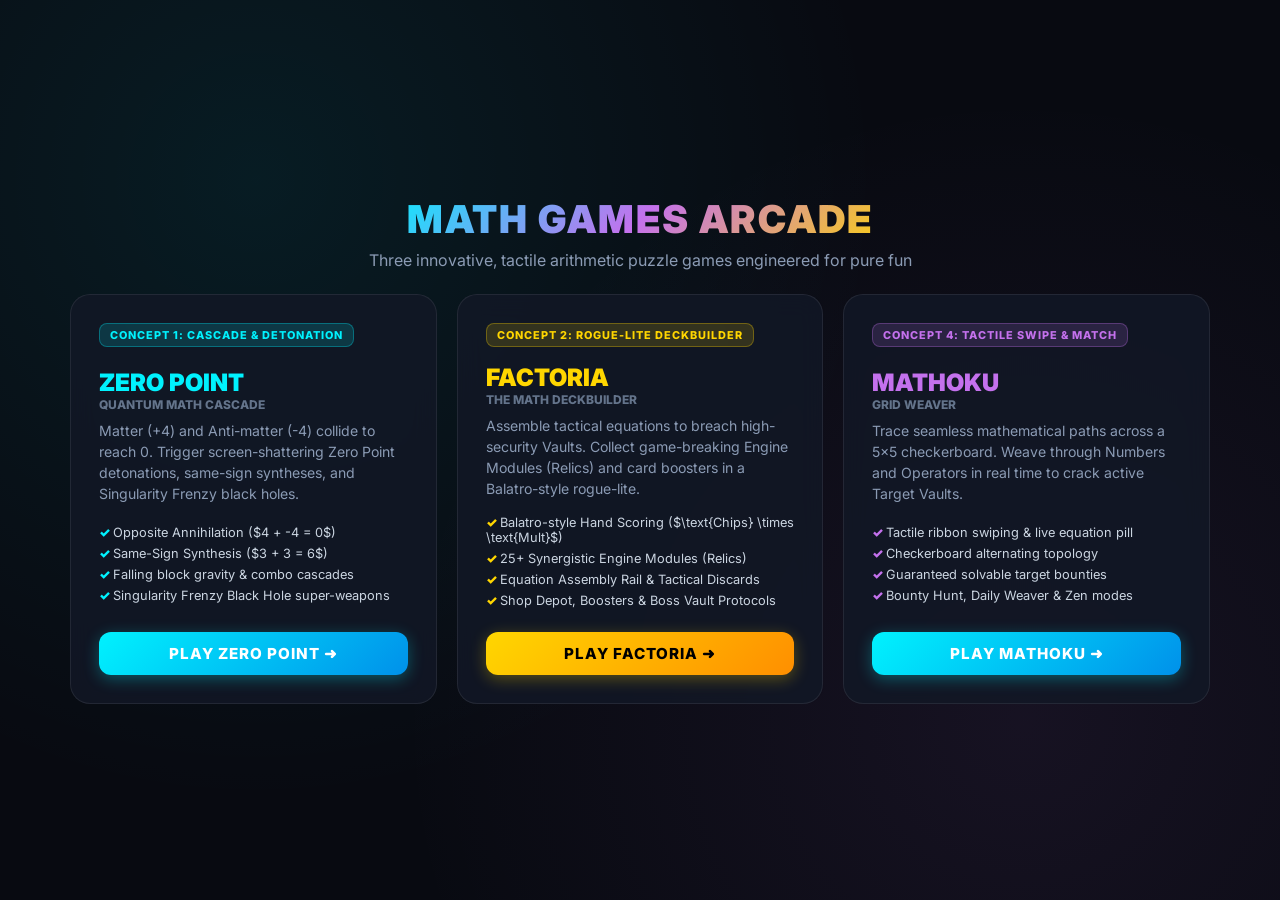
<file: index.html>
<!DOCTYPE html>
<html lang="en">
<head>
    <meta charset="UTF-8">
    <meta name="viewport" content="width=device-width, initial-scale=1.0">
    <title>Math Games Arcade — Zero Point & Mathoku</title>
    <link rel="preconnect" href="https://fonts.googleapis.com">
    <link rel="preconnect" href="https://fonts.gstatic.com" crossorigin>
    <link href="https://fonts.googleapis.com/css2?family=Inter:wght@400;600;700;800;900&display=swap" rel="stylesheet">
    <style>
        :root {
            --bg-dark: #080a11;
            --bg-card: rgba(18, 24, 38, 0.85);
            --border-subtle: rgba(255, 255, 255, 0.08);
            --cyan: #00f2fe;
            --purple: #c471ed;
            --gold: #ffd600;
            --coral: #ff4e50;
            --font: 'Inter', -apple-system, sans-serif;
        }

        * {
            box-sizing: border-box;
            margin: 0;
            padding: 0;
        }

        body {
            background-color: var(--bg-dark);
            color: #f0f4fc;
            font-family: var(--font);
            min-height: 100vh;
            display: flex;
            flex-direction: column;
            align-items: center;
            justify-content: center;
            padding: 24px;
            background-image: 
                radial-gradient(circle at 20% 20%, rgba(0, 242, 254, 0.08) 0%, transparent 50%),
                radial-gradient(circle at 80% 80%, rgba(196, 113, 237, 0.08) 0%, transparent 50%);
        }

        .hub-container {
            width: 100%;
            max-width: 820px;
            display: flex;
            flex-direction: column;
            align-items: center;
            gap: 24px;
        }

        header {
            text-align: center;
        }

        header h1 {
            font-size: 2.4rem;
            font-weight: 900;
            letter-spacing: 2px;
            background: linear-gradient(135deg, var(--cyan) 0%, var(--purple) 50%, var(--gold) 100%);
            -webkit-background-clip: text;
            -webkit-text-fill-color: transparent;
            text-transform: uppercase;
            margin-bottom: 8px;
        }

        header p {
            color: #8b9bb4;
            font-size: 1rem;
        }

        .games-grid {
            width: 100%;
            display: grid;
            grid-template-columns: repeat(auto-fit, minmax(340px, 1fr));
            gap: 20px;
        }

        .game-card {
            background: var(--bg-card);
            border: 1px solid var(--border-subtle);
            border-radius: 20px;
            padding: 28px;
            display: flex;
            flex-direction: column;
            justify-content: space-between;
            gap: 16px;
            backdrop-filter: blur(12px);
            transition: all 0.25s ease;
            text-decoration: none;
            color: inherit;
            position: relative;
            overflow: hidden;
        }

        .game-card:hover {
            border-color: var(--cyan);
            box-shadow: 0 16px 40px rgba(0, 0, 0, 0.6), 0 0 30px rgba(0, 242, 254, 0.2);
            transform: translateY(-4px);
        }

        .game-card.mathoku:hover {
            border-color: var(--purple);
            box-shadow: 0 16px 40px rgba(0, 0, 0, 0.6), 0 0 30px rgba(196, 113, 237, 0.25);
        }

        .badge {
            align-self: flex-start;
            font-size: 0.68rem;
            font-weight: 800;
            padding: 4px 10px;
            border-radius: 8px;
            text-transform: uppercase;
            letter-spacing: 1px;
        }

        .badge.cascade {
            background: rgba(0, 242, 254, 0.15);
            color: var(--cyan);
            border: 1px solid rgba(0, 242, 254, 0.3);
        }

        .badge.weaver {
            background: rgba(196, 113, 237, 0.15);
            color: var(--purple);
            border: 1px solid rgba(196, 113, 237, 0.3);
        }

        .game-title {
            font-size: 1.5rem;
            font-weight: 900;
        }

        .game-desc {
            color: #8b9bb4;
            font-size: 0.88rem;
            line-height: 1.5;
        }

        .features-list {
            list-style: none;
            display: flex;
            flex-direction: column;
            gap: 6px;
            font-size: 0.8rem;
            color: #cbd5e1;
        }

        .features-list li::before {
            content: "✓ ";
            color: var(--cyan);
            font-weight: 900;
        }

        .mathoku .features-list li::before {
            color: var(--purple);
        }

        .btn-launch {
            display: flex;
            align-items: center;
            justify-content: center;
            gap: 8px;
            background: linear-gradient(135deg, var(--cyan) 0%, #0091ea 100%);
            color: #fff;
            padding: 12px;
            border-radius: 12px;
            font-weight: 800;
            font-size: 0.95rem;
            text-transform: uppercase;
            letter-spacing: 1px;
            box-shadow: 0 4px 16px rgba(0, 242, 254, 0.3);
            margin-top: 8px;
        }

        .game-card.factoria:hover {
            border-color: var(--gold);
            box-shadow: 0 16px 40px rgba(0, 0, 0, 0.6), 0 0 30px rgba(255, 215, 0, 0.25);
        }

        .badge.deckbuilder {
            background: rgba(255, 215, 0, 0.15);
            color: var(--gold);
            border: 1px solid rgba(255, 215, 0, 0.3);
        }

        .factoria .features-list li::before {
            color: var(--gold);
        }

        .factoria .btn-launch {
            background: linear-gradient(135deg, var(--gold) 0%, #ff8f00 100%);
            color: #000;
            box-shadow: 0 4px 16px rgba(255, 215, 0, 0.3);
        }
    </style>
</head>
<body>
    <div class="hub-container" style="max-width: 1140px;">
        <header>
            <h1>Math Games Arcade</h1>
            <p>Three innovative, tactile arithmetic puzzle games engineered for pure fun</p>
        </header>

        <div class="games-grid">
            <!-- Game 1: Zero Point -->
            <a href="zero-point/index.html" class="game-card">
                <span class="badge cascade">Concept 1: Cascade & Detonation</span>
                <div>
                    <h2 class="game-title" style="color: var(--cyan);">ZERO POINT</h2>
                    <p style="font-size: 0.75rem; color: #64748b; text-transform: uppercase; font-weight: 800; margin-bottom: 8px;">Quantum Math Cascade</p>
                    <p class="game-desc">Matter (+4) and Anti-matter (-4) collide to reach 0. Trigger screen-shattering Zero Point detonations, same-sign syntheses, and Singularity Frenzy black holes.</p>
                </div>
                <ul class="features-list">
                    <li>Opposite Annihilation ($4 + -4 = 0$)</li>
                    <li>Same-Sign Synthesis ($3 + 3 = 6$)</li>
                    <li>Falling block gravity & combo cascades</li>
                    <li>Singularity Frenzy Black Hole super-weapons</li>
                </ul>
                <div class="btn-launch">
                    Play Zero Point ➜
                </div>
            </a>

            <!-- Game 2: Factoria -->
            <a href="factoria/index.html" class="game-card factoria">
                <span class="badge deckbuilder">Concept 2: Rogue-lite Deckbuilder</span>
                <div>
                    <h2 class="game-title" style="color: var(--gold);">FACTORIA</h2>
                    <p style="font-size: 0.75rem; color: #64748b; text-transform: uppercase; font-weight: 800; margin-bottom: 8px;">The Math Deckbuilder</p>
                    <p class="game-desc">Assemble tactical equations to breach high-security Vaults. Collect game-breaking Engine Modules (Relics) and card boosters in a Balatro-style rogue-lite.</p>
                </div>
                <ul class="features-list">
                    <li>Balatro-style Hand Scoring ($\text{Chips} \times \text{Mult}$)</li>
                    <li>25+ Synergistic Engine Modules (Relics)</li>
                    <li>Equation Assembly Rail & Tactical Discards</li>
                    <li>Shop Depot, Boosters & Boss Vault Protocols</li>
                </ul>
                <div class="btn-launch">
                    Play Factoria ➜
                </div>
            </a>

            <!-- Game 3: Mathoku -->
            <a href="Mathoku/index.html" class="game-card mathoku">
                <span class="badge weaver">Concept 4: Tactile Swipe & Match</span>
                <div>
                    <h2 class="game-title" style="color: var(--purple);">MATHOKU</h2>
                    <p style="font-size: 0.75rem; color: #64748b; text-transform: uppercase; font-weight: 800; margin-bottom: 8px;">Grid Weaver</p>
                    <p class="game-desc">Trace seamless mathematical paths across a 5x5 checkerboard. Weave through Numbers and Operators in real time to crack active Target Vaults.</p>
                </div>
                <ul class="features-list">
                    <li>Tactile ribbon swiping & live equation pill</li>
                    <li>Checkerboard alternating topology</li>
                    <li>Guaranteed solvable target bounties</li>
                    <li>Bounty Hunt, Daily Weaver & Zen modes</li>
                </ul>
                <div class="btn-launch">
                    Play Mathoku ➜
                </div>
            </a>
        </div>
    </div>
</body>
</html>
</file>
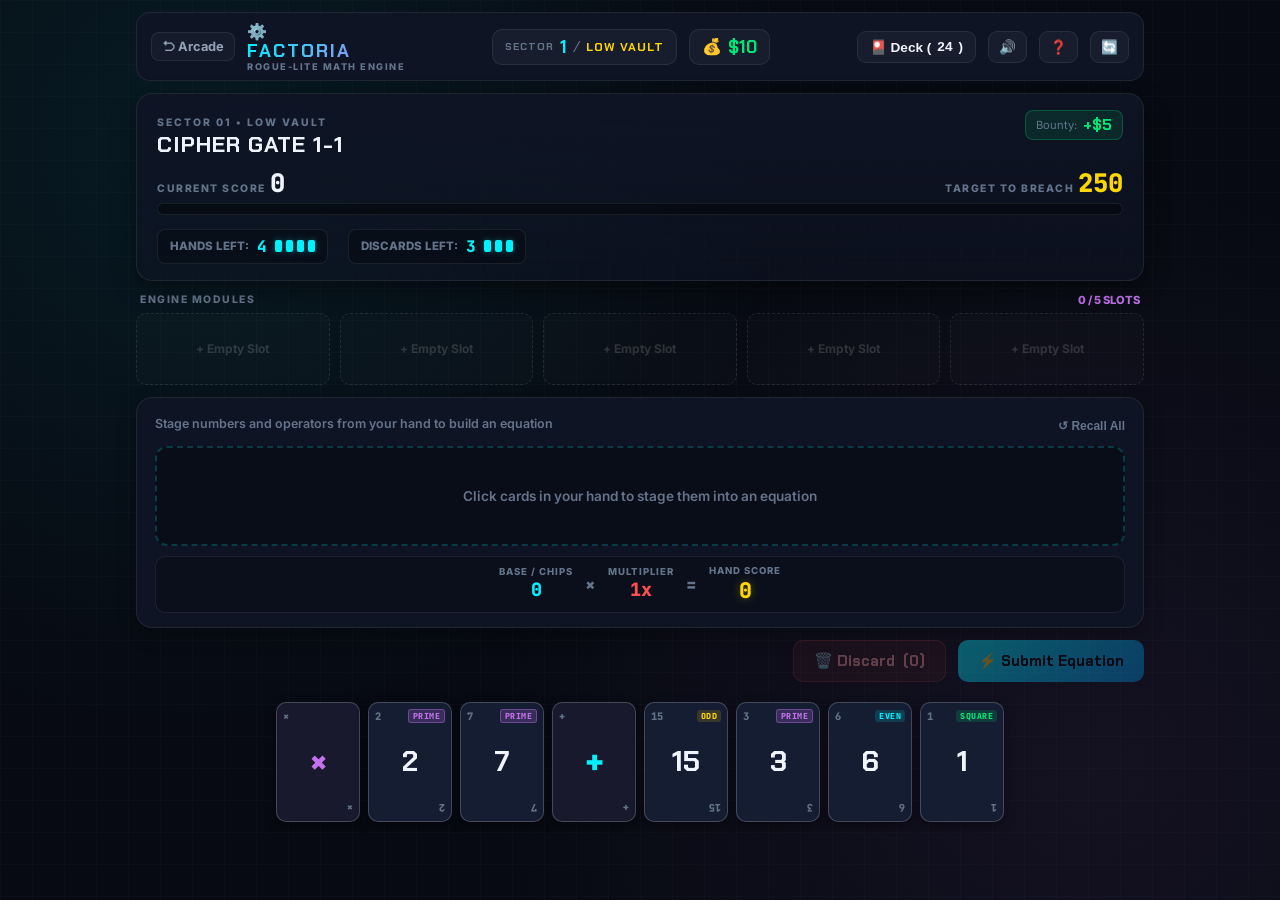
<file: factoria/index.html>
<!DOCTYPE html>
<html lang="en">
<head>
    <meta charset="UTF-8">
    <meta name="viewport" content="width=device-width, initial-scale=1.0">
    <title>FACTORIA — The Math Deckbuilder</title>
    <link rel="preconnect" href="https://fonts.googleapis.com">
    <link rel="preconnect" href="https://fonts.gstatic.com" crossorigin>
    <link href="https://fonts.googleapis.com/css2?family=Chakra+Petch:wght@500;600;700;800&family=Inter:wght@400;600;700;800;900&family=JetBrains+Mono:wght@600;800&display=swap" rel="stylesheet">
    <link rel="stylesheet" href="style.css">
</head>
<body>
    <div class="factoria-app">
        <!-- Top Navigation / Run Bar -->
        <header class="run-header">
            <div class="header-left">
                <a href="../index.html" class="nav-btn" title="Back to Arcade Hub">⮌ Arcade</a>
                <div class="brand">
                    <span class="logo-icon">⚙️</span>
                    <span class="logo-title">FACTORIA</span>
                    <span class="logo-sub">ROGUE-LITE MATH ENGINE</span>
                </div>
            </div>

            <div class="header-center">
                <div class="run-badge" id="sector-indicator">
                    <span class="badge-label">SECTOR</span>
                    <span class="badge-value" id="sector-val">1</span>
                    <span class="badge-sep">/</span>
                    <span class="badge-sub" id="vault-type-val">LOW VAULT</span>
                </div>
                <div class="run-badge money-badge">
                    <span class="badge-icon">💰</span>
                    <span class="badge-value" id="cash-val">$10</span>
                </div>
            </div>

            <div class="header-right">
                <button id="btn-deck" class="tool-btn" title="Inspect Deck">
                    🎴 Deck (<span id="deck-count">24</span>)
                </button>
                <button id="btn-sound" class="tool-btn icon-only" title="Toggle Audio">
                    <span id="sound-icon">🔊</span>
                </button>
                <button id="btn-help" class="tool-btn icon-only" title="How to Play / Codex">
                    <span>❓</span>
                </button>
                <button id="btn-restart" class="tool-btn icon-only" title="New Run">
                    <span>🔄</span>
                </button>
            </div>
        </header>

        <!-- Main Rogue-lite Arena -->
        <main class="arena">
            <!-- Active Vault Banner (Enemy Lock) -->
            <section class="vault-container">
                <div class="vault-header">
                    <div class="vault-info">
                        <span class="vault-eyebrow" id="vault-tier-title">SECURITY VAULT #01</span>
                        <h2 class="vault-name" id="vault-name">CIPHER GATE ALPHA</h2>
                    </div>
                    <div class="vault-reward">
                        <span class="reward-label">Bounty:</span>
                        <span class="reward-val" id="vault-bounty-val">+$5</span>
                    </div>
                </div>

                <!-- Boss Debuff Alert (hidden unless Boss Vault) -->
                <div id="boss-alert" class="boss-alert" style="display: none;">
                    <span class="alert-icon">⚠️</span>
                    <span class="alert-text" id="boss-alert-text">BOSS PROTOCOL: The Prime Siphon (Primes score 0 chips)</span>
                </div>

                <!-- Target Score Gauge & Progress -->
                <div class="gauge-section">
                    <div class="gauge-labels">
                        <div class="gauge-current">
                            <span class="stat-lbl">CURRENT SCORE</span>
                            <span class="stat-num" id="current-score-val">0</span>
                        </div>
                        <div class="gauge-target">
                            <span class="stat-lbl">TARGET TO BREACH</span>
                            <span class="stat-num target-num" id="target-score-val">300</span>
                        </div>
                    </div>
                    <div class="progress-track">
                        <div class="progress-fill" id="vault-progress-fill" style="width: 0%;"></div>
                        <div class="progress-glow"></div>
                    </div>
                </div>

                <!-- Resource Pips: Hands & Discards -->
                <div class="vault-resources">
                    <div class="resource-pill">
                        <span class="res-label">HANDS LEFT:</span>
                        <span class="res-num" id="hands-val">4</span>
                        <div class="res-pips" id="hands-pips">
                            <span class="pip active"></span>
                            <span class="pip active"></span>
                            <span class="pip active"></span>
                            <span class="pip active"></span>
                        </div>
                    </div>
                    <div class="resource-pill">
                        <span class="res-label">DISCARDS LEFT:</span>
                        <span class="res-num" id="discards-val">3</span>
                        <div class="res-pips" id="discards-pips">
                            <span class="pip active"></span>
                            <span class="pip active"></span>
                            <span class="pip active"></span>
                        </div>
                    </div>
                </div>
            </section>

            <!-- Relics / Engine Modules Tray (Balatro-style Jokers) -->
            <section class="modules-section">
                <div class="section-title-bar">
                    <span class="section-tag">ENGINE MODULES</span>
                    <span class="slot-counter"><span id="active-relics-count">0</span> / 5 SLOTS</span>
                </div>
                <div class="relics-tray" id="relics-tray">
                    <!-- Relics populated dynamically -->
                </div>
            </section>

            <!-- Equation Assembly Rail (Staging Area) -->
            <section class="assembly-section">
                <div class="assembly-top-bar">
                    <div class="formula-preview-pill" id="formula-pill">
                        <span class="preview-empty">Stage numbers and operators from your hand to build an equation</span>
                    </div>
                    <div class="assembly-controls">
                        <button id="btn-clear-staged" class="btn-subtle" title="Recall all cards to hand">↺ Recall All</button>
                    </div>
                </div>

                <!-- Equation Drop Rail -->
                <div class="equation-rail" id="equation-rail">
                    <!-- Staged cards placed here -->
                    <div class="rail-placeholder" id="rail-placeholder">
                        Drag or click cards from your hand into this rail
                    </div>
                </div>

                <!-- Real-time Score Breakdown Pill -->
                <div class="score-breakdown-panel" id="breakdown-panel">
                    <div class="breakdown-chip-box">
                        <span class="bd-label">BASE / CHIPS</span>
                        <span class="bd-val" id="bd-chips">0</span>
                    </div>
                    <span class="bd-op">×</span>
                    <div class="breakdown-mult-box">
                        <span class="bd-label">MULTIPLIER</span>
                        <span class="bd-val" id="bd-mult">1</span>
                    </div>
                    <span class="bd-op">=</span>
                    <div class="breakdown-total-box">
                        <span class="bd-label">HAND SCORE</span>
                        <span class="bd-val highlight" id="bd-total">0</span>
                    </div>
                </div>
            </section>

            <!-- Player Hand Area & Action Controls -->
            <section class="hand-section">
                <div class="hand-controls">
                    <button id="btn-discard" class="btn-action btn-discard" disabled>
                        <span>🗑️ Discard</span>
                        <span class="selected-count" id="discard-count-badge">(0)</span>
                    </button>
                    <button id="btn-submit" class="btn-action btn-submit" disabled>
                        <span>⚡ Submit Equation</span>
                    </button>
                </div>

                <div class="cards-hand" id="cards-hand">
                    <!-- Dealt hand cards populated dynamically -->
                </div>
            </section>
        </main>

        <!-- Modals & Overlays -->

        <!-- 1. Factoria Depot (Shop Screen between Vaults) -->
        <div id="modal-shop" class="overlay shop-overlay" style="display: none;">
            <div class="shop-container">
                <div class="shop-header">
                    <div class="shop-title-group">
                        <span class="shop-subtitle">SECTOR UPGRADE TERMINAL</span>
                        <h2 class="shop-title">FACTORIA DEPOT</h2>
                    </div>
                    <div class="shop-funds">
                        <span class="funds-label">Available Capital:</span>
                        <span class="funds-amount" id="shop-cash-val">$15</span>
                    </div>
                </div>

                <div class="shop-grid">
                    <!-- Column 1: Relics For Sale -->
                    <div class="shop-column">
                        <h3 class="col-title">⚙️ Engine Modules (Relics)</h3>
                        <div class="shop-items-list" id="shop-relics-list">
                            <!-- Populated dynamically -->
                        </div>
                    </div>

                    <!-- Column 2: Boosters & Consumables -->
                    <div class="shop-column">
                        <h3 class="col-title">📦 Data Packs & Card Boosters</h3>
                        <div class="shop-items-list" id="shop-boosters-list">
                            <!-- Populated dynamically -->
                        </div>
                    </div>
                </div>

                <div class="shop-footer">
                    <button id="btn-shop-reroll" class="btn-secondary">
                        🎲 Restock Depot (<span id="reroll-cost">$5</span>)
                    </button>
                    <button id="btn-next-vault" class="btn-primary btn-large">
                        Enter Next Vault ➜
                    </button>
                </div>
            </div>
        </div>

        <!-- 2. Booster Pack Opening Modal -->
        <div id="modal-booster" class="overlay" style="display: none;">
            <div class="booster-modal-card">
                <h2 id="booster-modal-title">📦 Number Booster Pack</h2>
                <p class="booster-modal-desc" id="booster-modal-desc">Select 1 card to add permanently to your deck:</p>
                <div class="booster-cards-row" id="booster-cards-row">
                    <!-- 3 choice cards -->
                </div>
                <button id="btn-skip-booster" class="btn-subtle">Skip / Discard Pack</button>
            </div>
        </div>

        <!-- 3. Deck Inspector Modal -->
        <div id="modal-deck" class="overlay" style="display: none;">
            <div class="deck-modal-card">
                <div class="modal-header">
                    <h2>🎴 Current Deck Inventory (<span id="inspect-deck-count">24</span> Cards)</h2>
                    <button id="btn-close-deck" class="btn-close">&times;</button>
                </div>
                <div class="deck-stats-summary" id="deck-stats-summary">
                    <!-- Breakdown: numbers vs operators, avg value -->
                </div>
                <div class="deck-cards-grid" id="deck-cards-grid">
                    <!-- All cards in deck -->
                </div>
            </div>
        </div>

        <!-- 4. How to Play & Codex Modal -->
        <div id="modal-help" class="overlay" style="display: none;">
            <div class="help-modal-card">
                <div class="modal-header">
                    <h2>⚙️ Factoria Codex: Guide & Math Mechanics</h2>
                    <button id="btn-close-help" class="btn-close">&times;</button>
                </div>
                <div class="help-content">
                    <div class="codex-section">
                        <h3>1. The Objective</h3>
                        <p>Construct mathematical equations using your hand of Number and Operator cards to reach or surpass each Vault's <strong>Target Score</strong> before running out of Hands.</p>
                    </div>
                    <div class="codex-section">
                        <h3>2. Hand Scoring Formula</h3>
                        <div class="formula-box">
                            Hand Score = (Equation Result + Flat Chips) × (Base Mult + Bonus Mult) × X-Mult
                        </div>
                        <p>The resulting value of your equation forms your starting <strong>Base Chips</strong>. Then, each played card and active Engine Module adds Chips, Multipliers, or multiplicative <strong>X-Mult</strong>.</p>
                    </div>
                    <div class="codex-section">
                        <h3>3. Engine Modules (Relics)</h3>
                        <p>You can hold up to <strong>5 Engine Modules</strong>. They trigger from left to right on every valid hand! Build synergies such as:</p>
                        <ul>
                            <li><strong>Even-Steven:</strong> Multiplies even numbers with +4 Mult.</li>
                            <li><strong>Clean Division:</strong> Exact division with 0 remainder multiplies total score by <strong>×2.5</strong>!</li>
                            <li><strong>Fibonacci Engine:</strong> Hitting Fibonacci totals (8, 13, 21, 34, 55, 89...) triples your score!</li>
                        </ul>
                    </div>
                    <div class="codex-section">
                        <h3>4. Card Types & Enhancements</h3>
                        <ul>
                            <li><strong>Numbers (1-20+):</strong> Provide base value. Primes, Evens, and Squares activate specific relics.</li>
                            <li><strong>Operators (+, -, ×, ÷, ^):</strong> Standard arithmetic. Valid equations must alternate correctly (e.g. <code>[5] [×] [4] [+] [2] = 22</code>).</li>
                            <li><strong>Card Foils:</strong> Foil (+50 Chips), Holo (+10 Mult), Polychrome (×1.5 Mult).</li>
                        </ul>
                    </div>
                </div>
                <button id="btn-start-playing" class="btn-primary btn-large">Understood — Let's Craft</button>
            </div>
        </div>

        <!-- 5. Game Over Modal -->
        <div id="modal-gameover" class="overlay" style="display: none;">
            <div class="gameover-card">
                <h2 class="go-title" id="go-title">SYSTEM LOCKED</h2>
                <p class="go-subtitle" id="go-subtitle">Out of hands! The Vault failed to breach.</p>
                <div class="go-stats">
                    <div class="stat-box">
                        <span class="lbl">Sectors Cleared</span>
                        <span class="val" id="go-sectors-val">0</span>
                    </div>
                    <div class="stat-box">
                        <span class="lbl">Total Score</span>
                        <span class="val" id="go-score-val">0</span>
                    </div>
                    <div class="stat-box">
                        <span class="lbl">Best Career Score</span>
                        <span class="val" id="go-best-val">0</span>
                    </div>
                </div>
                <button id="btn-try-again" class="btn-primary btn-large">Initialize New Run 🔄</button>
            </div>
        </div>

        <!-- 6. Tooltip Floating Bubble -->
        <div id="card-tooltip" class="card-tooltip" style="display: none;"></div>
    </div>

    <!-- Scripts -->
    <script src="audio.js"></script>
    <script src="game.js"></script>
</body>
</html>
</file>
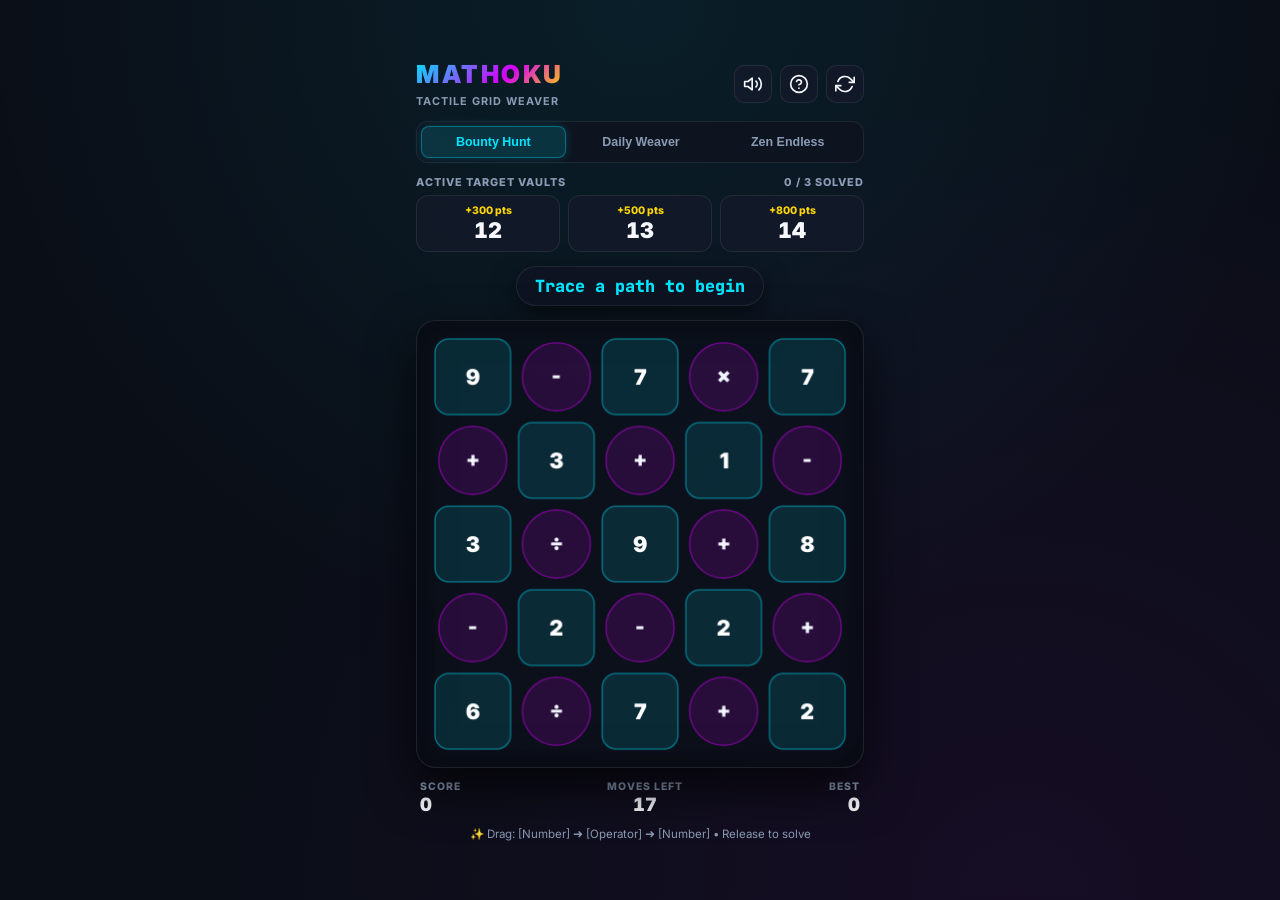
<file: Mathoku/index.html>
<!DOCTYPE html>
<html lang="en">
<head>
    <meta charset="UTF-8">
    <meta name="viewport" content="width=device-width, initial-scale=1.0, maximum-scale=1.0, user-scalable=no">
    <title>MATHOKU — Grid Weaver</title>
    <link rel="stylesheet" href="style.css">
    <link rel="preconnect" href="https://fonts.googleapis.com">
    <link rel="preconnect" href="https://fonts.gstatic.com" crossorigin>
    <link href="https://fonts.googleapis.com/css2?family=Inter:wght@400;600;700;800;900&family=JetBrains+Mono:wght@700;800&display=swap" rel="stylesheet">
</head>
<body>
    <div id="game-app">
        <!-- Header -->
        <header>
            <div class="brand-group">
                <h1>MATHOKU</h1>
                <span class="subtitle">Tactile Grid Weaver</span>
            </div>
            <div class="nav-buttons">
                <button id="btn-sound" class="icon-btn" aria-label="Toggle Sound" title="Sound Mute/Unmute">
                    <svg id="icon-sound-on" width="20" height="20" viewBox="0 0 24 24" fill="none" stroke="currentColor" stroke-width="2" stroke-linecap="round" stroke-linejoin="round">
                        <polygon points="11 5 6 9 2 9 2 15 6 15 11 19 11 5"></polygon>
                        <path d="M19.07 4.93a10 10 0 0 1 0 14.14M15.54 8.46a5 5 0 0 1 0 7.07"></path>
                    </svg>
                    <svg id="icon-sound-off" width="20" height="20" viewBox="0 0 24 24" fill="none" stroke="currentColor" stroke-width="2" stroke-linecap="round" stroke-linejoin="round" style="display: none;">
                        <polygon points="11 5 6 9 2 9 2 15 6 15 11 19 11 5"></polygon>
                        <line x1="23" y1="9" x2="17" y2="15"></line>
                        <line x1="17" y1="9" x2="23" y2="15"></line>
                    </svg>
                </button>
                <button id="btn-help" class="icon-btn" aria-label="How to Play" title="How to Play">
                    <svg width="20" height="20" viewBox="0 0 24 24" fill="none" stroke="currentColor" stroke-width="2" stroke-linecap="round" stroke-linejoin="round">
                        <circle cx="12" cy="12" r="10"></circle>
                        <path d="M9.09 9a3 3 0 0 1 5.83 1c0 2-3 3-3 3"></path>
                        <line x1="12" y1="17" x2="12.01" y2="17"></line>
                    </svg>
                </button>
                <button id="btn-reset" class="icon-btn" aria-label="Restart Board" title="New Board">
                    <svg width="20" height="20" viewBox="0 0 24 24" fill="none" stroke="currentColor" stroke-width="2" stroke-linecap="round" stroke-linejoin="round">
                        <polyline points="23 4 23 10 17 10"></polyline>
                        <polyline points="1 20 1 14 7 14"></polyline>
                        <path d="M3.51 9a9 9 0 0 1 14.85-3.36L23 10M1 14l4.64 4.36A9 9 0 0 0 20.49 15"></path>
                    </svg>
                </button>
            </div>
        </header>

        <!-- Mode Switcher -->
        <div class="mode-tabs">
            <button id="tab-bounty" class="tab-btn active">Bounty Hunt</button>
            <button id="tab-daily" class="tab-btn">Daily Weaver</button>
            <button id="tab-zen" class="tab-btn">Zen Endless</button>
        </div>

        <!-- Target Bounties HUD -->
        <div class="targets-container">
            <div class="targets-header">
                <span>Active Target Vaults</span>
                <span id="bounty-progress">0 / 3 Solved</span>
            </div>
            <div class="target-cards-row">
                <div id="target-card-0" class="target-card">
                    <span class="reward">+300 pts</span>
                    <span class="val">--</span>
                </div>
                <div id="target-card-1" class="target-card">
                    <span class="reward">+500 pts</span>
                    <span class="val">--</span>
                </div>
                <div id="target-card-2" class="target-card">
                    <span class="reward">+800 pts</span>
                    <span class="val">--</span>
                </div>
            </div>
        </div>

        <!-- Real-time Live Equation Pill -->
        <div class="equation-pill-container">
            <div id="equation-pill" class="equation-pill">
                <span id="equation-expr">Trace a path to begin</span>
            </div>
        </div>

        <!-- The Canvas Game Arena -->
        <div class="board-wrapper" id="board-container">
            <canvas id="mathoku-canvas"></canvas>
        </div>

        <!-- Bottom Stats & Helper Hint -->
        <div class="bottom-bar">
            <div class="stat-item">
                <span class="lbl">Score</span>
                <span id="stat-score" class="num">0</span>
            </div>
            <div class="stat-item" style="text-align: center;">
                <span class="lbl" id="stat-goal-label">Moves Left</span>
                <span id="stat-moves" class="num">15</span>
            </div>
            <div class="stat-item" style="text-align: right;">
                <span class="lbl">Best</span>
                <span id="stat-best" class="num">0</span>
            </div>
        </div>

        <div class="instruction-hint">
            <span>✨ Drag: [Number] ➜ [Operator] ➜ [Number] &bull; Release to solve</span>
        </div>
    </div>

    <!-- How to Play Modal -->
    <div id="modal-help" class="overlay">
        <div class="modal-box">
            <div class="modal-header">
                <h2>How to Play</h2>
                <button id="btn-close-help" class="btn-close">&times;</button>
            </div>

            <div class="how-to-card">
                <div class="badge-glyph num">5</div>
                <div>
                    <h3>1. Weave the Path</h3>
                    <p>Press and drag through adjacent tiles. Paths naturally alternate between <strong>Numbers</strong> and <strong>Operators</strong>: <code>[5] ➜ [×] ➜ [3] ➜ [+] ➜ [4]</code>.</p>
                </div>
            </div>

            <div class="how-to-card">
                <div class="badge-glyph op">×</div>
                <div>
                    <h3>2. Left-to-Right Chaining</h3>
                    <p>Calculations evaluate progressively as you drag: <code>(5 × 3) + 4 = 19</code>. The floating pill shows the live result in real time!</p>
                </div>
            </div>

            <div class="how-to-card">
                <div class="badge-glyph" style="background:rgba(255,214,0,0.15); border:1.5px solid #ffd600; color:#ffd600;">🎯</div>
                <div>
                    <h3>3. Crack Target Vaults</h3>
                    <p>Match any of the 3 active target numbers at the top! When a path matches a target, it glows <strong>Electric Gold</strong>. Release to shatter the tiles and collect big bounty points!</p>
                </div>
            </div>

            <div class="how-to-card">
                <div class="badge-glyph" style="background:rgba(0,230,118,0.15); border:1.5px solid #00e676; color:#00e676;">↩</div>
                <div>
                    <h3>4. Tactile Backtracking</h3>
                    <p>Made a wrong turn? Simply drag your finger backward to the previous tile to undo steps without breaking your streak!</p>
                </div>
            </div>

            <button id="btn-start" class="btn-action-main">Start Weaving</button>
        </div>
    </div>

    <!-- Victory Modal -->
    <div id="modal-win" class="overlay">
        <div class="modal-box" style="text-align: center;">
            <h2 id="win-title" style="font-size: 1.8rem; color: var(--accent-gold);">VAULT UNLOCKED!</h2>
            <p id="win-subtitle" style="color: var(--text-dim);">All target equations solved flawlessly!</p>

            <div style="display: grid; grid-template-columns: 1fr 1fr; gap: 12px; margin: 12px 0;">
                <div style="background: rgba(255,255,255,0.04); padding: 12px; border-radius: 12px;">
                    <span style="font-size:0.65rem; color:var(--text-dim); text-transform:uppercase; font-weight:800;">Round Score</span>
                    <div id="win-score" style="font-size:1.6rem; font-weight:900; color:var(--primary-cyan);">0</div>
                </div>
                <div style="background: rgba(255,255,255,0.04); padding: 12px; border-radius: 12px;">
                    <span style="font-size:0.65rem; color:var(--text-dim); text-transform:uppercase; font-weight:800;">Longest Chain</span>
                    <div id="win-longest" style="font-size:1.6rem; font-weight:900; color:var(--accent-gold);">0 Tiles</div>
                </div>
            </div>

            <button id="btn-next-level" class="btn-action-main">Next Level</button>
        </div>
    </div>

    <!-- Game Scripts -->
    <script src="audio.js"></script>
    <script src="game.js"></script>
</body>
</html>
</file>
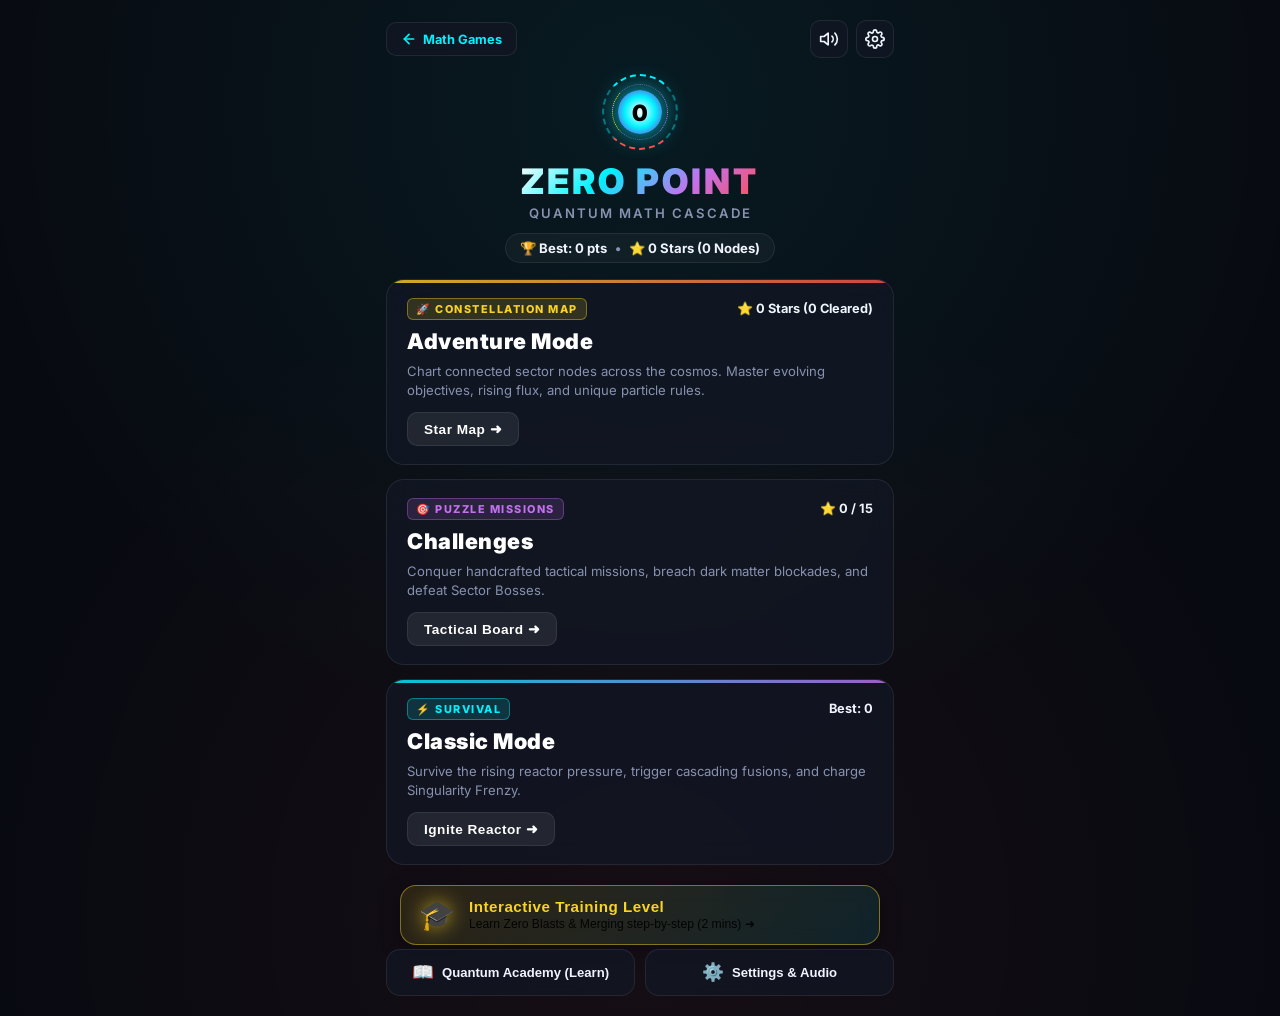
<file: zero-point/index.html>
<!DOCTYPE html>
<html lang="en">
<head>
    <meta charset="UTF-8">
    <meta name="viewport" content="width=device-width, initial-scale=1.0, maximum-scale=1.0, user-scalable=no, viewport-fit=cover">
    <title>ZERO POINT — Quantum Math Cascade</title>
    <link rel="stylesheet" href="style.css">
    <link rel="preconnect" href="https://fonts.googleapis.com">
    <link rel="preconnect" href="https://fonts.gstatic.com" crossorigin>
    <link href="https://fonts.googleapis.com/css2?family=Inter:wght@400;600;700;800;900&family=Lato:wght@400;700;900&display=swap" rel="stylesheet">
</head>
<body>
    <div id="game-root">
        <!-- ========================================== -->
        <!-- SCREEN 1: HOME (Title Gateway & Mode Select) -->
        <!-- ========================================== -->
        <section id="screen-home" class="screen-view active">
            <header class="home-topbar">
                <a href="../index.html" class="btn-portal" title="Return to All Math Games">
                    <svg width="16" height="16" viewBox="0 0 24 24" fill="none" stroke="currentColor" stroke-width="2.5" stroke-linecap="round" stroke-linejoin="round">
                        <line x1="19" y1="12" x2="5" y2="12"></line>
                        <polyline points="12 19 5 12 12 5"></polyline>
                    </svg>
                    <span>Math Games</span>
                </a>
                <div class="home-top-controls">
                    <button id="btn-home-sound" class="btn-icon" aria-label="Toggle Sound" title="Sound Mute/Unmute">
                        <svg class="icon-sound-on" width="20" height="20" viewBox="0 0 24 24" fill="none" stroke="currentColor" stroke-width="2" stroke-linecap="round" stroke-linejoin="round">
                            <polygon points="11 5 6 9 2 9 2 15 6 15 11 19 11 5"></polygon>
                            <path d="M19.07 4.93a10 10 0 0 1 0 14.14M15.54 8.46a5 5 0 0 1 0 7.07"></path>
                        </svg>
                        <svg class="icon-sound-off" width="20" height="20" viewBox="0 0 24 24" fill="none" stroke="currentColor" stroke-width="2" stroke-linecap="round" stroke-linejoin="round" style="display: none;">
                            <polygon points="11 5 6 9 2 9 2 15 6 15 11 19 11 5"></polygon>
                            <line x1="23" y1="9" x2="17" y2="15"></line>
                            <line x1="17" y1="9" x2="23" y2="15"></line>
                        </svg>
                    </button>
                    <button id="btn-home-settings" class="btn-icon" aria-label="Settings" title="Settings">
                        <svg width="20" height="20" viewBox="0 0 24 24" fill="none" stroke="currentColor" stroke-width="2" stroke-linecap="round" stroke-linejoin="round">
                            <circle cx="12" cy="12" r="3"></circle>
                            <path d="M19.4 15a1.65 1.65 0 0 0 .33 1.82l.06.06a2 2 0 0 1 0 2.83 2 2 0 0 1-2.83 0l-.06-.06a1.65 1.65 0 0 0-1.82-.33 1.65 1.65 0 0 0-1 1.51V21a2 2 0 0 1-2 2 2 2 0 0 1-2-2v-.09A1.65 1.65 0 0 0 9 19.4a1.65 1.65 0 0 0-1.82.33l-.06.06a2 2 0 0 1-2.83 0 2 2 0 0 1 0-2.83l.06-.06a1.65 1.65 0 0 0 .33-1.82 1.65 1.65 0 0 0-1.51-1H3a2 2 0 0 1-2-2 2 2 0 0 1 2-2h.09A1.65 1.65 0 0 0 4.6 9a1.65 1.65 0 0 0-.33-1.82l-.06-.06a2 2 0 0 1 0-2.83 2 2 0 0 1 2.83 0l.06.06a1.65 1.65 0 0 0 1.82.33H9a1.65 1.65 0 0 0 1-1.51V3a2 2 0 0 1 2-2 2 2 0 0 1 2 2v.09a1.65 1.65 0 0 0 1 1.51 1.65 1.65 0 0 0 1.82-.33l.06-.06a2 2 0 0 1 2.83 0 2 2 0 0 1 0 2.83l-.06.06a1.65 1.65 0 0 0-.33 1.82V9a1.65 1.65 0 0 0 1.51 1H21a2 2 0 0 1 2 2 2 2 0 0 1-2 2h-.09a1.65 1.65 0 0 0-1.51 1z"></path>
                        </svg>
                    </button>
                </div>
            </header>

            <div class="home-hero">
                <div class="reactor-core-orb">
                    <div class="orb-ring ring-1"></div>
                    <div class="orb-ring ring-2"></div>
                    <div class="orb-core">0</div>
                </div>
                <h1 class="home-title">ZERO POINT</h1>
                <p class="home-tagline">Quantum Math Cascade</p>
                <div class="career-pill">
                    <span id="home-best-pill">🏆 Best: 0 pts</span>
                    <span class="pill-divider">•</span>
                    <span id="home-stars-pill">⭐ 0/15 Stars</span>
                </div>
            </div>

            <!-- Mode Selection Cards -->
            <div class="mode-cards-container">
                <div class="mode-card mode-adventure" id="card-play-adventure">
                    <div class="mode-header">
                        <span class="mode-badge badge-adventure">🚀 CONSTELLATION MAP</span>
                        <span id="home-card-stars" class="mode-stat">⭐ 0 Nodes</span>
                    </div>
                    <h2 class="mode-title">Adventure Mode</h2>
                    <p class="mode-desc">Chart connected sector nodes across the cosmos. Master evolving objectives, rising flux, and unique particle rules.</p>
                    <button class="btn-mode-action">Star Map ➜</button>
                </div>

                <div class="mode-card mode-challenges" id="card-play-challenges">
                    <div class="mode-header">
                        <span class="mode-badge badge-challenges">🎯 PUZZLE MISSIONS</span>
                        <span id="home-card-challenge-stars" class="mode-stat">⭐ 0 / 15</span>
                    </div>
                    <h2 class="mode-title">Challenges</h2>
                    <p class="mode-desc">Conquer handcrafted tactical missions, breach dark matter blockades, and defeat Sector Bosses.</p>
                    <button class="btn-mode-action">Tactical Board ➜</button>
                </div>

                <div class="mode-card mode-classic" id="card-play-classic">
                    <div class="mode-header">
                        <span class="mode-badge badge-classic">⚡ SURVIVAL</span>
                        <span id="home-card-highscore" class="mode-stat">Best: 0</span>
                    </div>
                    <h2 class="mode-title">Classic Mode</h2>
                    <p class="mode-desc">Survive the rising reactor pressure, trigger cascading fusions, and charge Singularity Frenzy.</p>
                    <button class="btn-mode-action">Ignite Reactor ➜</button>
                </div>
            </div>

            <!-- Interactive Tutorial Banner -->
            <button id="btn-home-tutorial" class="btn-tutorial-banner">
                <span class="tutorial-banner-icon">🎓</span>
                <div class="tutorial-banner-text">
                    <span class="tutorial-banner-title">Interactive Training Level</span>
                    <span class="tutorial-banner-sub">Learn Zero Blasts & Merging step-by-step (2 mins) ➜</span>
                </div>
            </button>

            <!-- Secondary Actions -->
            <div class="home-bottom-actions">
                <button id="btn-open-codex" class="btn-nav">
                    <span class="btn-nav-icon">📖</span>
                    <span>Quantum Academy (Learn)</span>
                </button>
                <button id="btn-open-settings" class="btn-nav">
                    <span class="btn-nav-icon">⚙️</span>
                    <span>Settings & Audio</span>
                </button>
            </div>
        </section>

        <!-- ========================================== -->
        <!-- SCREEN 2: ADVENTURE CONSTELLATION MAP      -->
        <!-- ========================================== -->
        <section id="screen-adventure-nodes" class="screen-view">
            <header class="adv-nodes-header">
                <button id="btn-adv-nodes-back" class="btn-icon" title="Back to Home">
                    <svg width="20" height="20" viewBox="0 0 24 24" fill="none" stroke="currentColor" stroke-width="2.5" stroke-linecap="round" stroke-linejoin="round">
                        <line x1="19" y1="12" x2="5" y2="12"></line>
                        <polyline points="12 19 5 12 12 5"></polyline>
                    </svg>
                </button>
                <div class="adv-nodes-title-group">
                    <span class="adv-sector-badge" id="adv-nodes-sector-badge">SECTOR 01</span>
                    <h2 id="adv-nodes-sector-title">Subatomic Genesis</h2>
                </div>
                <div class="adv-nodes-stats">
                    <span id="adv-nodes-stars-pill" class="stars-pill">⭐ 0 Stars</span>
                </div>
            </header>

            <!-- Sector Navigator Bar -->
            <div class="sector-nav-bar">
                <button id="btn-prev-sector" class="btn-sector-nav" title="Previous Sector">◀</button>
                <div class="sector-indicator" id="sector-indicator-text">Sector 1 of 2</div>
                <button id="btn-next-sector" class="btn-sector-nav" title="Next Sector">▶</button>
            </div>

            <!-- Constellation Map Viewport -->
            <div class="adv-map-viewport" id="adv-map-viewport">
                <div class="adv-map-canvas-container" id="adv-map-canvas-container">
                    <svg class="adv-map-svg" id="adv-map-svg"></svg>
                    <div class="adv-map-nodes-layer" id="adv-map-nodes-layer">
                        <!-- Populated dynamically by game.js via NodeGenerator -->
                    </div>
                </div>
            </div>
        </section>

        <!-- ========================================== -->
        <!-- SCREEN 2B: TACTICAL CHALLENGES (Handcrafted) -->
        <!-- ========================================== -->
        <section id="screen-challenges" class="screen-view">
            <header class="adv-header">
                <button id="btn-challenges-to-home" class="btn-icon" title="Back to Home">
                    <svg width="20" height="20" viewBox="0 0 24 24" fill="none" stroke="currentColor" stroke-width="2.5" stroke-linecap="round" stroke-linejoin="round">
                        <line x1="19" y1="12" x2="5" y2="12"></line>
                        <polyline points="12 19 5 12 12 5"></polyline>
                    </svg>
                </button>
                <div class="adv-title-group">
                    <span class="adv-sector-badge">CHALLENGES</span>
                    <h2>Tactical Missions</h2>
                </div>
                <div class="adv-total-stars" id="challenges-header-stars">⭐ 0 / 15</div>
            </header>

            <div class="levels-scroll-container">
                <div class="levels-grid" id="challenges-levels-grid">
                    <!-- Populated dynamically by game.js -->
                </div>
            </div>
        </section>

        <!-- ========================================== -->
        <!-- SCREEN 3: GAMEPLAY ARENA (Classic/Adventure)-->
        <!-- ========================================== -->
        <section id="screen-game" class="screen-view">
            <div id="app">
                <!-- Header -->
                <header>
                    <div class="brand">
                        <h1 id="game-mode-display">ZERO POINT</h1>
                        <span class="tagline" id="game-mode-sub">Quantum Math Cascade</span>
                    </div>
                    <div class="header-controls">
                        <button id="btn-pause" class="btn-icon" aria-label="Pause Game" title="Pause Game [Esc]">
                            <svg width="20" height="20" viewBox="0 0 24 24" fill="none" stroke="currentColor" stroke-width="2" stroke-linecap="round" stroke-linejoin="round">
                                <rect x="6" y="4" width="4" height="16"></rect>
                                <rect x="14" y="4" width="4" height="16"></rect>
                            </svg>
                        </button>
                        <button id="btn-sound" class="btn-icon" aria-label="Toggle Sound" title="Sound Mute/Unmute">
                            <svg class="icon-sound-on" width="20" height="20" viewBox="0 0 24 24" fill="none" stroke="currentColor" stroke-width="2" stroke-linecap="round" stroke-linejoin="round">
                                <polygon points="11 5 6 9 2 9 2 15 6 15 11 19 11 5"></polygon>
                                <path d="M19.07 4.93a10 10 0 0 1 0 14.14M15.54 8.46a5 5 0 0 1 0 7.07"></path>
                            </svg>
                            <svg class="icon-sound-off" width="20" height="20" viewBox="0 0 24 24" fill="none" stroke="currentColor" stroke-width="2" stroke-linecap="round" stroke-linejoin="round" style="display: none;">
                                <polygon points="11 5 6 9 2 9 2 15 6 15 11 19 11 5"></polygon>
                                <line x1="23" y1="9" x2="17" y2="15"></line>
                                <line x1="17" y1="9" x2="23" y2="15"></line>
                            </svg>
                        </button>
                        <button id="btn-fullscreen" class="btn-icon" aria-label="Toggle Fullscreen" title="Toggle Fullscreen / Expand">
                            <svg id="icon-expand" width="20" height="20" viewBox="0 0 24 24" fill="none" stroke="currentColor" stroke-width="2" stroke-linecap="round" stroke-linejoin="round">
                                <path d="M8 3H5a2 2 0 0 0-2 2v3m18 0V5a2 2 0 0 0-2-2h-3m0 18h3a2 2 0 0 0 2-2v-3M3 16v3a2 2 0 0 0 2 2h3"></path>
                            </svg>
                            <svg id="icon-compress" width="20" height="20" viewBox="0 0 24 24" fill="none" stroke="currentColor" stroke-width="2" stroke-linecap="round" stroke-linejoin="round" style="display: none;">
                                <path d="M8 3v3a2 2 0 0 1-2 2H3m18 0h-3a2 2 0 0 1-2-2V3m0 18v-3a2 2 0 0 1 2-2h3M3 16h3a2 2 0 0 1 2 2v3"></path>
                            </svg>
                        </button>
                        <button id="btn-restart" class="btn-icon" aria-label="Restart Game" title="Restart">
                            <svg width="20" height="20" viewBox="0 0 24 24" fill="none" stroke="currentColor" stroke-width="2" stroke-linecap="round" stroke-linejoin="round">
                                <polyline points="23 4 23 10 17 10"></polyline>
                                <polyline points="1 20 1 14 7 14"></polyline>
                                <path d="M3.51 9a9 9 0 0 1 14.85-3.36L23 10M1 14l4.64 4.36A9 9 0 0 0 20.49 15"></path>
                            </svg>
                        </button>
                    </div>
                </header>

                <!-- Stats Bar -->
                <div class="stats-bar">
                    <div class="stat-pill">
                        <span class="label">Score</span>
                        <span id="score-val" class="value">0</span>
                    </div>
                    <div class="stat-pill" id="stat-pill-best">
                        <span class="label" id="best-label">Best</span>
                        <span id="best-val" class="value">0</span>
                    </div>
                    <div class="stat-pill combo">
                        <span class="label">Cascade</span>
                        <span id="combo-val" class="value">1x</span>
                    </div>
                </div>

                <!-- Overdrive / Singularity Frenzy Bar -->
                <div class="overdrive-container" id="overdrive-container">
                    <div class="overdrive-header">
                        <span class="overdrive-label">⚡ Singularity Overdrive</span>
                        <span id="overdrive-percent" class="overdrive-percent">0%</span>
                    </div>
                    <div class="overdrive-bar-track">
                        <div id="overdrive-fill" class="overdrive-bar-fill"></div>
                    </div>
                    <button id="btn-overdrive" class="btn-overdrive-ready" style="display: none;">
                        🔥 UNLEASH OVERDRIVE [F] 🔥
                    </button>
                </div>

                <!-- Tutorial Step Card (Shown in Tutorial Mode) -->
                <div class="tutorial-card" id="tutorial-card" style="display: none;">
                    <div class="tutorial-header">
                        <span class="tutorial-badge" id="tutorial-step-badge">STEP 1 / 4</span>
                        <span class="tutorial-tag">🎓 ACADEMY TRAINING</span>
                    </div>
                    <div class="tutorial-title" id="tutorial-title">Opposites Cancel to Zero</div>
                    <div class="tutorial-desc" id="tutorial-desc">Drop your <strong>-3</strong> orb onto the <strong>+3</strong> tile in Column 3 to trigger a Zero Blast!</div>
                </div>

                <!-- Adventure Mode Objective Bar (Shown in Adventure Mode) -->
                <div class="adventure-objective-card" id="adventure-objective-card" style="display: none;">
                    <div class="adv-obj-header">
                        <span class="adv-obj-badge">🎯 SECTOR OBJECTIVE</span>
                        <span class="adv-obj-stars" id="adv-obj-stars">☆☆☆</span>
                    </div>
                    <div class="adv-obj-desc-row">
                        <span class="adv-obj-desc" id="adv-obj-desc">Trigger 3 Zero Blasts (Cancel to Zero)</span>
                        <span class="adv-obj-progress" id="adv-obj-progress">0 / 3</span>
                    </div>
                    <div class="adv-obj-track">
                        <div class="adv-obj-fill" id="adv-obj-fill" style="width: 0%;"></div>
                    </div>
                </div>

                <!-- In-Run Tactical Bounty Card (Shown in Classic Mode) -->
                <div class="bounty-card" id="bounty-card">
                    <div class="bounty-header">
                        <div class="bounty-title-group">
                            <span class="bounty-badge">🎯 TACTICAL BOUNTY</span>
                            <span class="bounty-name" id="bounty-name">Supernova Forge</span>
                        </div>
                        <div class="bounty-reward" id="bounty-reward">
                            +50 pts • ⚡ +1 Swap
                        </div>
                    </div>
                    <div class="bounty-desc-row">
                        <span class="bounty-desc" id="bounty-desc">Detonate a ±4 or higher Cross Laser</span>
                        <span class="bounty-progress-text" id="bounty-progress-text">0 / 1</span>
                    </div>
                    <div class="bounty-progress-track">
                        <div class="bounty-progress-fill" id="bounty-progress-fill" style="width: 0%;"></div>
                    </div>
                </div>

                <!-- Tactical HUD (Hold slot & Swap Tokens & Queue preview) -->
                <div class="tactical-hud">
                    <div class="hold-section">
                        <span class="tactical-label">Hold [C]</span>
                        <div id="hold-slot" class="slot hold-slot" title="Click or Press 'C' to Swap Held Orb">
                            <span id="hold-text">-</span>
                        </div>
                    </div>

                    <div class="swap-section">
                        <span class="tactical-label">Swap [S]</span>
                        <div id="btn-swap-token" class="slot swap-slot" title="Click or Press 'S' to enter Quantum Tile Swap Mode">
                            <span id="swap-token-count" class="swap-token-text">⚡ 1</span>
                        </div>
                    </div>

                    <div class="queue-section">
                        <span class="tactical-label">Next</span>
                        <div class="queue-preview">
                            <div id="next-slot-1" class="slot next-slot"></div>
                            <div id="next-slot-2" class="slot next-slot"></div>
                        </div>
                    </div>
                </div>

                <!-- Containment & Rise Countdown (Dedicated Line) -->
                <div class="rise-status-bar" id="rise-status-bar">
                    <div class="rise-status-content">
                        <span class="rise-status-icon">⚠️</span>
                        <span class="rise-status-label" id="turn-counter-label">Rising In</span>
                        <span id="rise-counter" class="counter-ring">5 Drops</span>
                    </div>
                </div>

                <!-- Canvas Game Arena -->
                <div class="canvas-wrapper" id="canvas-container">
                    <div id="swap-banner" class="swap-banner" style="display: none;">
                        <span>⚡ QUANTUM SWAP: Tap 2 adjacent tiles to swap &bull; [Esc] cancel</span>
                    </div>
                    <canvas id="game-canvas"></canvas>
                </div>

                <!-- Controls Hint -->
                <div class="controls-bar">
                    <span class="desktop-hint">🖱️ Move mouse / [←][→] &bull; Click/[Space] drop &bull; [C] hold &bull; [S] swap &bull; ⚡ Overdrive at 100%</span>
                    <div class="touch-action-buttons">
                        <button id="btn-touch-hold" class="action-btn">Hold [C]</button>
                        <button id="btn-touch-swap" class="action-btn btn-swap">⚡ Swap (1)</button>
                    </div>
                </div>
            </div>
        </section>

        <!-- ========================================== -->
        <!-- SCREEN 4: QUANTUM CODEX (Learn & Academy)  -->
        <!-- ========================================== -->
        <section id="screen-codex" class="screen-view">
            <header class="codex-header">
                <button id="btn-codex-to-home" class="btn-icon" title="Back to Menu">
                    <svg width="20" height="20" viewBox="0 0 24 24" fill="none" stroke="currentColor" stroke-width="2.5" stroke-linecap="round" stroke-linejoin="round">
                        <line x1="19" y1="12" x2="5" y2="12"></line>
                        <polyline points="12 19 5 12 12 5"></polyline>
                    </svg>
                </button>
                <div class="codex-title-group">
                    <span class="codex-badge">FIELD MANUAL</span>
                    <h2>Quantum Academy & Codex</h2>
                </div>
                <div style="width: 38px;"></div>
            </header>

            <!-- Navigation Tabs -->
            <div class="codex-tabs">
                <button class="codex-tab active" data-tab="annihilation">1. Zero Blast</button>
                <button class="codex-tab" data-tab="synthesis">2. Merge & Double</button>
                <button class="codex-tab" data-tab="specials">3. Special Orbs</button>
                <button class="codex-tab" data-tab="tactics">4. Tactics</button>
            </div>

            <!-- Hands-on Training Link -->
            <div class="codex-training-cta">
                <span class="cta-text">Prefer learning by doing?</span>
                <button id="btn-codex-tutorial" class="btn-tutorial-pill">🎓 Play Hands-on Tutorial ➜</button>
            </div>

            <!-- Tab 1: Zero Blast (Cancel to Zero) -->
            <div class="codex-tab-content active" id="tab-annihilation">
                <div class="codex-card">
                    <div class="codex-hero-demo">
                        <span class="codex-orb cyan">+3</span>
                        <span class="codex-op">+</span>
                        <span class="codex-orb coral">-3</span>
                        <span class="codex-op">=</span>
                        <span class="codex-orb zero">0 💥</span>
                    </div>
                    <h3>Opposites Cancel to Zero</h3>
                    <p>Every dropped number is positive cyan (<code>+N</code>) or negative coral (<code>-N</code>). When two opposite numbers touch (like <code>+3</code> and <code>-3</code>), they add up to 0, cancel out, and detonate a <strong>Zero Blast</strong>!</p>
                </div>

                <div class="codex-card">
                    <h3>Zero Blast Power Levels</h3>
                    <div class="tier-row">
                        <span class="tier-pill tier-1">±1</span>
                        <span><strong>Micro Pop:</strong> Basic single-cell clear.</span>
                    </div>
                    <div class="tier-row">
                        <span class="tier-pill tier-2">±2</span>
                        <span><strong>Shockwave:</strong> High-impact wave that cracks nearby Dark Matter blocks.</span>
                    </div>
                    <div class="tier-row">
                        <span class="tier-pill tier-3">±4</span>
                        <span><strong>Cross Laser:</strong> Fires intense laser beams across the entire row and column!</span>
                    </div>
                    <div class="tier-row">
                        <span class="tier-pill tier-4">±8+</span>
                        <span><strong>Supernova:</strong> Obliterates a massive 3&times;3 area and awards a bonus Swap Token!</span>
                    </div>
                </div>
            </div>

            <!-- Tab 2: Merge & Double -->
            <div class="codex-tab-content" id="tab-synthesis">
                <div class="codex-card">
                    <div class="codex-hero-demo">
                        <span class="codex-orb cyan">+2</span>
                        <span class="codex-op">+</span>
                        <span class="codex-orb cyan">+2</span>
                        <span class="codex-op">=</span>
                        <span class="codex-orb cyan large">+4 ✨</span>
                    </div>
                    <h3>Same Numbers Merge & Double</h3>
                    <p>Touching identical numbers combine together and double in value (<code>+2 & +2 = +4</code>, <code>+4 & +4 = +8</code>, <code>-3 & -3 = -6</code>). Merge larger numbers to craft monster Cross Lasers and Supernovas!</p>
                </div>

                <div class="codex-card">
                    <h3>Chain Reaction Cascades</h3>
                    <p>When tiles fall into empty spaces after a match, any new matches trigger cascading combos (<code>2x, 3x, 4x...</code>), multiplying your score and quickly recharging your Swap Tokens!</p>
                </div>
            </div>

            <!-- Tab 3: Special Orbs -->
            <div class="codex-tab-content" id="tab-specials">
                <div class="codex-specials-grid">
                    <div class="special-card">
                        <span class="special-icon purple">±</span>
                        <div>
                            <h4>[±] Flip Sign</h4>
                            <p>Flips a number between positive and negative (e.g. turns +4 into -4), allowing you to immediately cancel an opposite number to zero.</p>
                        </div>
                    </div>
                    <div class="special-card">
                        <span class="special-icon cyan">÷2</span>
                        <div>
                            <h4>[÷2] Divide (Halve)</h4>
                            <p>Cuts a number in half (e.g. 8 becomes 4), perfect for matching smaller numbers on the board.</p>
                        </div>
                    </div>
                    <div class="special-card">
                        <span class="special-icon gold">×2</span>
                        <div>
                            <h4>[×2] Double Up</h4>
                            <p>Doubles a tile's number (e.g. 4 becomes 8), accelerating your path to high-tier Supernovas.</p>
                        </div>
                    </div>
                    <div class="special-card">
                        <span class="special-icon purple">0</span>
                        <div>
                            <h4>[0] Core Bomb</h4>
                            <p>Clears a 3&times;3 area of tiles, destroying obstacles and dark matter in its crater.</p>
                        </div>
                    </div>
                    <div class="special-card">
                        <span class="special-icon gold">⚫</span>
                        <div>
                            <h4>⚫ Black Hole (Frenzy)</h4>
                            <p>Unleashed during Frenzy: Gravitationally crushes and clears an entire column from top to bottom.</p>
                        </div>
                    </div>
                    <div class="special-card">
                        <span class="special-icon coral">💥</span>
                        <div>
                            <h4>💥 Mega Nuke (Frenzy)</h4>
                            <p>Deploys a devastating 3&times;3 high-yield explosion across the board.</p>
                        </div>
                    </div>
                </div>
            </div>

            <!-- Tab 4: Tactics -->
            <div class="codex-tab-content" id="tab-tactics">
                <div class="codex-card">
                    <h3>⚡ Quantum Swap Tokens</h3>
                    <p>Press <strong>[S]</strong> or tap the Swap button to enter Swap Mode. Select any two adjacent tiles to swap their positions on the grid. Use this to ignite trapped combinations or escape containment breaches!</p>
                </div>
                <div class="codex-card">
                    <h3>📦 Hold Slot [C]</h3>
                    <p>Don't want to drop the current orb right now? Press <strong>[C]</strong> or click the Hold slot to store it for later and retrieve your previously held orb.</p>
                </div>
                <div class="codex-card">
                    <h3>🎯 Tactical Bounties</h3>
                    <p>In Classic Mode, in-run bounties appear at the top. Fulfilling these mini-missions awards valuable bonus points and free Quantum Swap Tokens!</p>
                </div>
            </div>

            <div class="codex-bottom">
                <button id="btn-codex-close" class="btn-large">Return to Menu</button>
            </div>
        </section>

        <!-- ========================================== -->
        <!-- MODAL: IN-GAME PAUSE                       -->
        <!-- ========================================== -->
        <div id="modal-pause" class="overlay">
            <div class="modal-card pause-card">
                <div class="modal-header">
                    <h2>REACTOR SUSPENDED</h2>
                    <span class="pause-badge">PAUSED</span>
                </div>
                <div class="pause-summary" id="pause-mode-summary">
                    <p class="pause-info">Mode: <strong id="pause-mode-name">Classic Survival</strong></p>
                    <p class="pause-detail" id="pause-mode-detail">Score: 0 • Combo: 1x</p>
                </div>
                <div class="pause-actions">
                    <button id="btn-pause-resume" class="btn-large btn-primary">Resume [Esc]</button>
                    <button id="btn-pause-restart" class="btn-large btn-secondary">Restart Run</button>
                    <button id="btn-pause-codex" class="btn-large btn-secondary">Quantum Academy (Help)</button>
                    <button id="btn-pause-settings" class="btn-large btn-secondary">Settings</button>
                    <button id="btn-pause-quit" class="btn-large btn-danger">Exit to Main Menu</button>
                </div>
            </div>
        </div>

        <!-- ========================================== -->
        <!-- MODAL: ADVENTURE LEVEL VICTORY             -->
        <!-- ========================================== -->
        <div id="modal-victory" class="overlay">
            <div class="modal-card victory-card">
                <div class="victory-header">
                    <span class="victory-badge">MISSION SUCCESS</span>
                    <h2 id="victory-title">Sector 01 Cleared!</h2>
                </div>

                <div class="victory-stars-row" id="victory-stars-container">
                    <span class="vic-star active">⭐</span>
                    <span class="vic-star active">⭐</span>
                    <span class="vic-star active">⭐</span>
                </div>

                <div class="victory-stats-grid">
                    <div class="vic-stat-card">
                        <span class="label">Final Score</span>
                        <span id="vic-score" class="num">4,850</span>
                    </div>
                    <div class="vic-stat-card">
                        <span class="label">Drops Used</span>
                        <span id="vic-drops" class="num">8 / 15</span>
                    </div>
                    <div class="vic-stat-card">
                        <span class="label">Drops Bonus</span>
                        <span id="vic-bonus" class="num">+1,400</span>
                    </div>
                    <div class="vic-stat-card">
                        <span class="label">Max Cascade</span>
                        <span id="vic-cascade" class="num">3x</span>
                    </div>
                </div>

                <div class="victory-actions">
                    <button id="btn-vic-next" class="btn-large btn-primary">Next Sector ➜</button>
                    <button id="btn-vic-replay" class="btn-large btn-secondary">Replay Sector 🔄</button>
                    <button id="btn-vic-map" class="btn-large btn-secondary">Sector Map 🗺️</button>
                </div>
            </div>
        </div>

        <!-- ========================================== -->
        <!-- MODAL: SETTINGS                            -->
        <!-- ========================================== -->
        <div id="modal-settings" class="overlay">
            <div class="modal-card settings-card">
                <div class="modal-header">
                    <h2>QUANTUM SETTINGS</h2>
                    <button id="btn-close-settings" class="btn-close">&times;</button>
                </div>

                <div class="settings-group">
                    <h3>Audio & Sound</h3>
                    <div class="setting-row">
                        <div class="setting-label">
                            <strong>Sound Effects</strong>
                            <p>Collisions, lasers, fusions, and blasts</p>
                        </div>
                        <label class="toggle-switch">
                            <input type="checkbox" id="setting-sfx-toggle" checked>
                            <span class="toggle-slider"></span>
                        </label>
                    </div>

                    <div class="setting-row">
                        <div class="setting-label">
                            <strong>Ambient Sci-Fi Drone</strong>
                            <p>Procedural space synthesizer audio</p>
                        </div>
                        <label class="toggle-switch">
                            <input type="checkbox" id="setting-bgm-toggle" checked>
                            <span class="toggle-slider"></span>
                        </label>
                    </div>
                </div>

                <div class="settings-group">
                    <h3>Visuals & Feel</h3>
                    <div class="setting-row">
                        <div class="setting-label">
                            <strong>Screen Shake</strong>
                            <p>Camera rumble on heavy detonations</p>
                        </div>
                        <select id="setting-shake-select" class="setting-select">
                            <option value="high" selected>Full (Exciting)</option>
                            <option value="mild">Mild</option>
                            <option value="off">Off (Reduced Motion)</option>
                        </select>
                    </div>

                    <div class="setting-row">
                        <div class="setting-label">
                            <strong>Haptic Feedback</strong>
                            <p>Tactile vibration ticks on column moves and impacts</p>
                        </div>
                        <label class="toggle-switch">
                            <input type="checkbox" id="setting-vibration-toggle" checked>
                            <span class="toggle-slider"></span>
                        </label>
                    </div>
                </div>

                <div class="settings-group">
                    <h3>Career Data</h3>
                    <div class="setting-row">
                        <div class="setting-label">
                            <strong>Reset Progress</strong>
                            <p>Clear stars, unlocked levels, and high scores</p>
                        </div>
                        <button id="btn-reset-data" class="btn-danger-small">Reset All Data</button>
                    </div>
                </div>

                <button id="btn-settings-save" class="btn-large">Save & Close</button>
            </div>
        </div>

        <!-- ========================================== -->
        <!-- MODAL: GAME OVER (Classic Containment Breach)-->
        <!-- ========================================== -->
        <div id="modal-gameover" class="overlay">
            <div class="modal-card" style="text-align: center;">
                <h2 style="font-size: 1.8rem; color: var(--danger);">CONTAINMENT BREACH</h2>
                <p style="color: var(--text-muted);">The reactor exceeded critical threshold capacity!</p>

                <div class="game-over-stats">
                    <div class="game-over-card">
                        <span class="label">Final Score</span>
                        <div id="go-score" class="num">0</div>
                    </div>
                    <div class="game-over-card">
                        <span class="label">Best Score</span>
                        <div id="go-best" class="num">0</div>
                    </div>
                    <div class="game-over-card">
                        <span class="label">Max Cascade</span>
                        <div id="go-cascade" class="num">1x</div>
                    </div>
                    <div class="game-over-card">
                        <span class="label">Zero Points Triggered</span>
                        <div id="go-zeroes" class="num">0</div>
                    </div>
                </div>

                <div class="game-over-actions">
                    <button id="btn-play-again" class="btn-large btn-primary">Reignite Reactor</button>
                    <button id="btn-go-menu" class="btn-large btn-secondary">Return to Menu</button>
                </div>
            </div>
        </div>

        <!-- ========================================== -->
        <!-- MODAL: NODE INSPECTION & PREVIEW           -->
        <!-- ========================================== -->
        <div id="modal-node-preview" class="overlay">
            <div class="modal-card node-preview-card">
                <div class="node-preview-header">
                    <div class="node-badge-row">
                        <span id="node-preview-sector-badge" class="badge-adventure">SECTOR 1</span>
                        <span id="node-preview-id-badge" class="badge-node-id">NODE 1-04</span>
                    </div>
                    <button id="btn-close-node-preview" class="btn-icon" aria-label="Close">✕</button>
                </div>

                <h3 id="node-preview-title" class="node-preview-title">Dark Matter Trench</h3>
                <p id="node-preview-desc" class="node-preview-desc">Shatter 3 Dark Matter obstacle cores</p>

                <!-- Dynamic Modifiers List -->
                <div id="node-preview-modifiers" class="node-modifiers-list">
                    <!-- Dynamic tag pills: e.g. ⚡ Turbulent Flux, 🧩 Pure Singles -->
                </div>

                <!-- Star Requirements -->
                <div class="node-star-targets">
                    <div class="star-target-row" id="target-star-1">
                        <span class="star-icon">⭐</span>
                        <span class="star-desc" id="star-desc-1">Clear Node Objective</span>
                        <span class="star-status" id="star-status-1">☆</span>
                    </div>
                    <div class="star-target-row" id="target-star-2">
                        <span class="star-icon">⭐</span>
                        <span class="star-desc" id="star-desc-2">Finish within 11 Drops</span>
                        <span class="star-status" id="star-status-2">☆</span>
                    </div>
                    <div class="star-target-row" id="target-star-3">
                        <span class="star-icon">⭐</span>
                        <span class="star-desc" id="star-desc-3">Score 180+ Points</span>
                        <span class="star-status" id="star-status-3">☆</span>
                    </div>
                </div>

                <!-- Records Row -->
                <div class="node-records-row">
                    <span>🏆 Best: <strong id="node-best-score">-</strong></span>
                    <span>🎯 Drops: <strong id="node-best-drops">-</strong></span>
                </div>

                <div class="node-preview-actions">
                    <button id="btn-launch-node" class="btn-large btn-vibrant">LAUNCH NODE ➜</button>
                </div>
            </div>
        </div>
    </div>

    <!-- Scripts -->
    <script src="audio.js"></script>
    <script src="nodeGenerator.js"></script>
    <script src="game.js"></script>
</body>
</html>
</file>
<file: factoria/style.css>
/* ==========================================================================
   FACTORIA: The Math Deckbuilder — Cyberpunk Rogue-lite Stylesheet
   ========================================================================== */

:root {
    --bg-dark: #070a12;
    --bg-surface: #0e1424;
    --bg-card: #151d33;
    --bg-card-hover: #1c2642;
    --border-subtle: rgba(255, 255, 255, 0.08);
    --border-bright: rgba(255, 255, 255, 0.2);

    /* Cyberpunk Neon Palette */
    --cyan: #00f2fe;
    --cyan-glow: rgba(0, 242, 254, 0.35);
    --gold: #ffd700;
    --gold-glow: rgba(255, 215, 0, 0.35);
    --purple: #c471ed;
    --purple-glow: rgba(196, 113, 237, 0.35);
    --coral: #ff4e50;
    --coral-glow: rgba(255, 78, 80, 0.35);
    --green: #00e676;
    --green-glow: rgba(0, 230, 118, 0.35);

    --text-primary: #f0f4fc;
    --text-secondary: #94a3b8;
    --text-muted: #64748b;

    --font-ui: 'Inter', -apple-system, sans-serif;
    --font-display: 'Chakra Petch', sans-serif;
    --font-mono: 'JetBrains Mono', monospace;

    --card-w: 84px;
    --card-h: 120px;
    --radius-card: 10px;
}

* {
    box-sizing: border-box;
    margin: 0;
    padding: 0;
    user-select: none;
    -webkit-user-select: none;
}

body {
    background-color: var(--bg-dark);
    color: var(--text-primary);
    font-family: var(--font-ui);
    min-height: 100vh;
    display: flex;
    justify-content: center;
    align-items: center;
    background-image: 
        radial-gradient(circle at 15% 15%, rgba(0, 242, 254, 0.07) 0%, transparent 45%),
        radial-gradient(circle at 85% 85%, rgba(196, 113, 237, 0.07) 0%, transparent 45%),
        linear-gradient(rgba(255, 255, 255, 0.015) 1px, transparent 1px),
        linear-gradient(90deg, rgba(255, 255, 255, 0.015) 1px, transparent 1px);
    background-size: 100% 100%, 100% 100%, 32px 32px, 32px 32px;
    overflow-x: hidden;
}

.factoria-app {
    width: 100%;
    max-width: 1040px;
    min-height: 100vh;
    display: flex;
    flex-direction: column;
    padding: 12px 16px 20px 16px;
    gap: 12px;
}

/* --------------------------------------------------------------------------
   Header / Run Status Bar
   -------------------------------------------------------------------------- */
.run-header {
    display: flex;
    justify-content: space-between;
    align-items: center;
    padding: 8px 14px;
    background: var(--bg-surface);
    border: 1px solid var(--border-subtle);
    border-radius: 14px;
    backdrop-filter: blur(10px);
}

.header-left, .header-center, .header-right {
    display: flex;
    align-items: center;
    gap: 12px;
}

.nav-btn {
    color: var(--text-secondary);
    text-decoration: none;
    font-size: 0.8rem;
    font-weight: 700;
    padding: 6px 10px;
    border-radius: 8px;
    border: 1px solid var(--border-subtle);
    background: rgba(255, 255, 255, 0.03);
    transition: all 0.2s ease;
}

.nav-btn:hover {
    color: var(--cyan);
    border-color: var(--cyan);
    background: rgba(0, 242, 254, 0.08);
}

.brand {
    display: flex;
    flex-direction: column;
}

.logo-title {
    font-family: var(--font-display);
    font-weight: 900;
    font-size: 1.15rem;
    letter-spacing: 2px;
    background: linear-gradient(135deg, var(--cyan), var(--purple));
    -webkit-background-clip: text;
    -webkit-text-fill-color: transparent;
    line-height: 1.1;
}

.logo-sub {
    font-size: 0.58rem;
    font-weight: 800;
    letter-spacing: 1.5px;
    color: var(--text-muted);
}

.run-badge {
    display: flex;
    align-items: center;
    gap: 6px;
    background: rgba(255, 255, 255, 0.04);
    border: 1px solid var(--border-subtle);
    padding: 6px 12px;
    border-radius: 10px;
    font-family: var(--font-display);
}

.badge-label {
    font-size: 0.65rem;
    font-weight: 800;
    color: var(--text-muted);
    letter-spacing: 1px;
}

.badge-value {
    font-size: 1.1rem;
    font-weight: 900;
    color: var(--cyan);
}

.badge-sep {
    color: var(--text-muted);
}

.badge-sub {
    font-size: 0.75rem;
    font-weight: 800;
    color: var(--gold);
    letter-spacing: 1px;
}

.money-badge .badge-value {
    color: var(--green);
}

.tool-btn {
    background: rgba(255, 255, 255, 0.04);
    border: 1px solid var(--border-subtle);
    color: var(--text-primary);
    padding: 7px 12px;
    border-radius: 9px;
    font-weight: 700;
    font-size: 0.85rem;
    cursor: pointer;
    transition: all 0.2s ease;
    display: flex;
    align-items: center;
    gap: 6px;
}

.tool-btn:hover {
    background: rgba(255, 255, 255, 0.08);
    border-color: var(--border-bright);
    transform: translateY(-1px);
}

.tool-btn.icon-only {
    padding: 7px 10px;
}

/* --------------------------------------------------------------------------
   Arena / Main Stage
   -------------------------------------------------------------------------- */
.arena {
    display: flex;
    flex-direction: column;
    gap: 12px;
    flex: 1;
}

/* Vault Enemy Lock Banner */
.vault-container {
    background: linear-gradient(180deg, var(--bg-surface) 0%, rgba(14, 20, 36, 0.6) 100%);
    border: 1px solid var(--border-subtle);
    border-radius: 16px;
    padding: 16px 20px;
    display: flex;
    flex-direction: column;
    gap: 12px;
    position: relative;
    box-shadow: 0 8px 24px rgba(0, 0, 0, 0.4);
}

.vault-header {
    display: flex;
    justify-content: space-between;
    align-items: flex-start;
}

.vault-eyebrow {
    font-size: 0.65rem;
    font-weight: 800;
    letter-spacing: 2px;
    color: var(--text-muted);
    text-transform: uppercase;
}

.vault-name {
    font-family: var(--font-display);
    font-size: 1.4rem;
    font-weight: 900;
    letter-spacing: 1px;
    color: var(--text-primary);
}

.vault-reward {
    background: rgba(0, 230, 118, 0.1);
    border: 1px solid rgba(0, 230, 118, 0.25);
    padding: 4px 10px;
    border-radius: 8px;
    display: flex;
    align-items: center;
    gap: 6px;
}

.reward-label {
    font-size: 0.7rem;
    color: var(--text-muted);
}

.reward-val {
    font-family: var(--font-display);
    font-weight: 900;
    color: var(--green);
    font-size: 0.95rem;
}

/* Boss Alert Banner */
.boss-alert {
    background: rgba(255, 78, 80, 0.12);
    border: 1px solid rgba(255, 78, 80, 0.35);
    padding: 8px 12px;
    border-radius: 8px;
    display: flex;
    align-items: center;
    gap: 8px;
    font-size: 0.82rem;
    font-weight: 700;
    color: #ff8587;
    animation: pulseBorder 2s infinite ease-in-out;
}

@keyframes pulseBorder {
    0%, 100% { border-color: rgba(255, 78, 80, 0.35); }
    50% { border-color: rgba(255, 78, 80, 0.8); }
}

/* Target Score Gauge */
.gauge-section {
    display: flex;
    flex-direction: column;
    gap: 6px;
}

.gauge-labels {
    display: flex;
    justify-content: space-between;
    align-items: flex-end;
}

.stat-lbl {
    font-size: 0.65rem;
    font-weight: 800;
    letter-spacing: 1.5px;
    color: var(--text-muted);
}

.stat-num {
    font-family: var(--font-mono);
    font-size: 1.6rem;
    font-weight: 800;
    line-height: 1;
}

.target-num {
    color: var(--gold);
}

.progress-track {
    width: 100%;
    height: 12px;
    background: rgba(0, 0, 0, 0.4);
    border: 1px solid var(--border-subtle);
    border-radius: 6px;
    overflow: hidden;
    position: relative;
}

.progress-fill {
    height: 100%;
    background: linear-gradient(90deg, var(--cyan), var(--purple), var(--gold));
    border-radius: 6px;
    transition: width 0.35s cubic-bezier(0.16, 1, 0.3, 1);
    box-shadow: 0 0 12px var(--cyan-glow);
}

/* Resources: Hands & Discards */
.vault-resources {
    display: flex;
    gap: 20px;
    align-items: center;
    margin-top: 2px;
}

.resource-pill {
    display: flex;
    align-items: center;
    gap: 8px;
    background: rgba(0, 0, 0, 0.25);
    border: 1px solid var(--border-subtle);
    padding: 6px 12px;
    border-radius: 8px;
}

.res-label {
    font-size: 0.72rem;
    font-weight: 800;
    color: var(--text-muted);
}

.res-num {
    font-family: var(--font-mono);
    font-weight: 800;
    font-size: 1rem;
    color: var(--cyan);
}

.res-pips {
    display: flex;
    gap: 4px;
}

.pip {
    width: 7px;
    height: 12px;
    border-radius: 2px;
    background: rgba(255, 255, 255, 0.1);
}

.pip.active {
    background: var(--cyan);
    box-shadow: 0 0 6px var(--cyan-glow);
}

/* --------------------------------------------------------------------------
   Engine Modules (Relics Tray)
   -------------------------------------------------------------------------- */
.modules-section {
    display: flex;
    flex-direction: column;
    gap: 6px;
}

.section-title-bar {
    display: flex;
    justify-content: space-between;
    align-items: center;
    padding: 0 4px;
}

.section-tag {
    font-size: 0.65rem;
    font-weight: 800;
    letter-spacing: 1.5px;
    color: var(--text-muted);
}

.slot-counter {
    font-size: 0.7rem;
    font-weight: 800;
    color: var(--purple);
}

.relics-tray {
    display: grid;
    grid-template-columns: repeat(5, 1fr);
    gap: 10px;
    min-height: 72px;
}

.relic-card {
    background: var(--bg-card);
    border: 1px solid var(--border-subtle);
    border-radius: 10px;
    padding: 8px 10px;
    display: flex;
    flex-direction: column;
    justify-content: space-between;
    cursor: pointer;
    transition: all 0.2s ease;
    position: relative;
    overflow: hidden;
}

.relic-card:hover {
    border-color: var(--purple);
    transform: translateY(-2px);
    box-shadow: 0 6px 16px var(--purple-glow);
}

.relic-card.trigger-flash {
    animation: relicPulse 0.4s ease-out;
}

@keyframes relicPulse {
    0% { transform: scale(1); filter: brightness(1); }
    50% { transform: scale(1.12); filter: brightness(2) drop-shadow(0 0 12px var(--gold)); border-color: var(--gold); }
    100% { transform: scale(1); filter: brightness(1); }
}

.relic-top {
    display: flex;
    align-items: center;
    gap: 6px;
}

.relic-icon {
    font-size: 1.1rem;
}

.relic-name {
    font-family: var(--font-display);
    font-weight: 700;
    font-size: 0.78rem;
    color: var(--text-primary);
    white-space: nowrap;
    overflow: hidden;
    text-overflow: ellipsis;
}

.relic-stat-badge {
    align-self: flex-start;
    font-size: 0.68rem;
    font-weight: 800;
    padding: 2px 6px;
    border-radius: 4px;
    background: rgba(196, 113, 237, 0.15);
    color: var(--purple);
    border: 1px solid rgba(196, 113, 237, 0.3);
}

.relic-empty {
    border: 1px dashed rgba(255, 255, 255, 0.1);
    background: rgba(255, 255, 255, 0.015);
    border-radius: 10px;
    display: flex;
    align-items: center;
    justify-content: center;
    color: rgba(255, 255, 255, 0.15);
    font-size: 0.75rem;
    font-weight: 700;
}

/* --------------------------------------------------------------------------
   Equation Assembly Rail
   -------------------------------------------------------------------------- */
.assembly-section {
    background: var(--bg-surface);
    border: 1px solid var(--border-subtle);
    border-radius: 16px;
    padding: 14px 18px;
    display: flex;
    flex-direction: column;
    gap: 10px;
    box-shadow: 0 6px 20px rgba(0, 0, 0, 0.3);
}

.assembly-top-bar {
    display: flex;
    justify-content: space-between;
    align-items: center;
}

.formula-preview-pill {
    font-family: var(--font-mono);
    font-size: 0.9rem;
    font-weight: 800;
    color: var(--cyan);
    min-height: 24px;
    display: flex;
    align-items: center;
}

.preview-empty {
    font-family: var(--font-ui);
    font-size: 0.78rem;
    font-weight: 600;
    color: var(--text-muted);
}

.btn-subtle {
    background: transparent;
    border: none;
    color: var(--text-muted);
    font-size: 0.75rem;
    font-weight: 700;
    cursor: pointer;
    transition: color 0.2s ease;
}

.btn-subtle:hover {
    color: var(--text-primary);
}

/* The Assembly Rail */
.equation-rail {
    min-height: 100px;
    background: rgba(0, 0, 0, 0.35);
    border: 2px dashed rgba(0, 242, 254, 0.2);
    border-radius: 12px;
    display: flex;
    align-items: center;
    padding: 8px 12px;
    gap: 8px;
    overflow-x: auto;
    position: relative;
    transition: border-color 0.2s ease;
}

.equation-rail.has-cards {
    border-style: solid;
    border-color: rgba(0, 242, 254, 0.4);
}

.rail-placeholder {
    width: 100%;
    text-align: center;
    color: var(--text-muted);
    font-size: 0.85rem;
    font-weight: 600;
    pointer-events: none;
}

/* Live Score Breakdown Panel */
.score-breakdown-panel {
    display: flex;
    align-items: center;
    justify-content: center;
    gap: 12px;
    background: rgba(0, 0, 0, 0.25);
    padding: 8px 16px;
    border-radius: 10px;
    border: 1px solid var(--border-subtle);
}

.breakdown-chip-box, .breakdown-mult-box, .breakdown-total-box {
    display: flex;
    flex-direction: column;
    align-items: center;
}

.bd-label {
    font-size: 0.6rem;
    font-weight: 800;
    letter-spacing: 1px;
    color: var(--text-muted);
}

.bd-val {
    font-family: var(--font-mono);
    font-weight: 800;
    font-size: 1.15rem;
    color: var(--cyan);
}

.breakdown-mult-box .bd-val {
    color: var(--coral);
}

.breakdown-total-box .bd-val.highlight {
    color: var(--gold);
    font-size: 1.35rem;
    text-shadow: 0 0 10px var(--gold-glow);
}

.bd-op {
    font-family: var(--font-mono);
    font-size: 1.1rem;
    font-weight: 800;
    color: var(--text-muted);
}

/* --------------------------------------------------------------------------
   Player's Hand Area
   -------------------------------------------------------------------------- */
.hand-section {
    display: flex;
    flex-direction: column;
    gap: 12px;
}

.hand-controls {
    display: flex;
    justify-content: flex-end;
    gap: 12px;
}

.btn-action {
    padding: 10px 20px;
    border-radius: 10px;
    font-family: var(--font-display);
    font-weight: 800;
    font-size: 0.95rem;
    cursor: pointer;
    border: none;
    transition: all 0.2s cubic-bezier(0.16, 1, 0.3, 1);
    display: flex;
    align-items: center;
    gap: 8px;
}

.btn-discard {
    background: rgba(255, 78, 80, 0.15);
    border: 1px solid rgba(255, 78, 80, 0.35);
    color: #ff9e9f;
}

.btn-discard:not(:disabled):hover {
    background: rgba(255, 78, 80, 0.3);
    border-color: var(--coral);
    color: #fff;
    transform: translateY(-2px);
    box-shadow: 0 4px 14px var(--coral-glow);
}

.btn-submit {
    background: linear-gradient(135deg, var(--cyan) 0%, #0091ea 100%);
    color: #000;
    font-weight: 900;
    box-shadow: 0 4px 16px var(--cyan-glow);
}

.btn-submit:not(:disabled):hover {
    transform: translateY(-2px);
    box-shadow: 0 6px 22px var(--cyan-glow);
    filter: brightness(1.1);
}

.btn-action:disabled {
    opacity: 0.35;
    cursor: not-allowed;
    transform: none !important;
    box-shadow: none !important;
}

/* Cards Row */
.cards-hand {
    display: flex;
    justify-content: center;
    gap: 8px;
    min-height: calc(var(--card-h) + 16px);
    padding: 8px 4px 12px 4px;
    overflow-x: auto;
}

/* --------------------------------------------------------------------------
   Card Component Design (Numbers & Operators)
   -------------------------------------------------------------------------- */
.game-card {
    width: var(--card-w);
    height: var(--card-h);
    background: var(--bg-card);
    border: 1.5px solid var(--border-bright);
    border-radius: var(--radius-card);
    display: flex;
    flex-direction: column;
    justify-content: space-between;
    padding: 6px;
    cursor: pointer;
    position: relative;
    transition: transform 0.18s cubic-bezier(0.16, 1, 0.3, 1), border-color 0.18s ease, box-shadow 0.18s ease;
    box-shadow: 0 4px 12px rgba(0, 0, 0, 0.4);
    flex-shrink: 0;
}

.game-card:hover {
    transform: translateY(-6px);
    border-color: var(--cyan);
    box-shadow: 0 8px 20px var(--cyan-glow);
}

.game-card.selected-discard {
    transform: translateY(-10px);
    border-color: var(--coral);
    box-shadow: 0 8px 24px var(--coral-glow);
    background: #251622;
}

.game-card.selected-discard::after {
    content: "🗑️";
    position: absolute;
    top: -8px;
    right: -8px;
    font-size: 0.9rem;
    background: var(--coral);
    border-radius: 50%;
    width: 22px;
    height: 22px;
    display: flex;
    align-items: center;
    justify-content: center;
}

/* Staged Mini Card inside Rail */
.game-card.staged-card {
    width: 68px;
    height: 94px;
    box-shadow: 0 2px 8px rgba(0, 0, 0, 0.5);
}

.game-card.staged-card:hover {
    transform: translateY(-3px);
    border-color: var(--coral);
}

/* Card Corners */
.card-corner-top, .card-corner-bottom {
    display: flex;
    justify-content: space-between;
    align-items: center;
    font-family: var(--font-mono);
    font-size: 0.65rem;
    font-weight: 800;
    color: var(--text-muted);
}

.card-corner-bottom {
    transform: rotate(180deg);
}

/* Center Value */
.card-center-val {
    align-self: center;
    font-family: var(--font-display);
    font-weight: 900;
    font-size: 1.8rem;
    line-height: 1;
    color: var(--text-primary);
}

.staged-card .card-center-val {
    font-size: 1.4rem;
}

/* Card Classification Badges */
.card-tag {
    font-size: 0.52rem;
    font-weight: 800;
    letter-spacing: 0.5px;
    padding: 1px 4px;
    border-radius: 3px;
    text-transform: uppercase;
}

.card-tag.prime {
    background: rgba(196, 113, 237, 0.2);
    color: var(--purple);
    border: 1px solid rgba(196, 113, 237, 0.4);
}

.card-tag.even {
    background: rgba(0, 242, 254, 0.15);
    color: var(--cyan);
}

.card-tag.odd {
    background: rgba(255, 215, 0, 0.15);
    color: var(--gold);
}

.card-tag.square {
    background: rgba(0, 230, 118, 0.15);
    color: var(--green);
}

/* Operator Cards */
.game-card.card-operator {
    background: #18192d;
}

.game-card.card-operator .card-center-val {
    font-family: var(--font-mono);
    font-size: 2rem;
}

.game-card.card-op-add .card-center-val { color: var(--cyan); }
.game-card.card-op-sub .card-center-val { color: var(--coral); }
.game-card.card-op-mul .card-center-val { color: var(--purple); }
.game-card.card-op-div .card-center-val { color: var(--gold); }
.game-card.card-op-pow .card-center-val { color: #e040fb; }

/* Foil & Holo Enhancements */
.game-card.foil {
    background: linear-gradient(135deg, #1a233a 0%, #291e3f 50%, #1e353f 100%);
    border-color: #ffd700;
    box-shadow: 0 0 10px rgba(255, 215, 0, 0.3);
}

.game-card.holo {
    background: linear-gradient(135deg, #2b1a3d 0%, #17384a 100%);
    border-color: var(--purple);
    box-shadow: 0 0 10px var(--purple-glow);
}

.game-card.polychrome {
    background: linear-gradient(135deg, rgba(255, 78, 80, 0.3) 0%, rgba(0, 242, 254, 0.3) 50%, rgba(196, 113, 237, 0.3) 100%);
    border-color: #ffffff;
    box-shadow: 0 0 14px rgba(255, 255, 255, 0.5);
}

/* --------------------------------------------------------------------------
   Overlays & Modals
   -------------------------------------------------------------------------- */
.overlay {
    position: fixed;
    top: 0;
    left: 0;
    width: 100vw;
    height: 100vh;
    background: rgba(5, 7, 14, 0.82);
    backdrop-filter: blur(12px);
    display: flex;
    align-items: center;
    justify-content: center;
    z-index: 100;
    padding: 20px;
}

.shop-container, .booster-modal-card, .deck-modal-card, .help-modal-card, .gameover-card {
    background: var(--bg-surface);
    border: 1px solid var(--border-bright);
    border-radius: 20px;
    padding: 24px;
    max-width: 760px;
    width: 100%;
    box-shadow: 0 20px 60px rgba(0, 0, 0, 0.7);
    display: flex;
    flex-direction: column;
    gap: 18px;
    max-height: 90vh;
    overflow-y: auto;
}

/* Shop Layout */
.shop-header {
    display: flex;
    justify-content: space-between;
    align-items: flex-end;
    border-bottom: 1px solid var(--border-subtle);
    padding-bottom: 12px;
}

.shop-subtitle {
    font-size: 0.68rem;
    font-weight: 800;
    letter-spacing: 2px;
    color: var(--cyan);
}

.shop-title {
    font-family: var(--font-display);
    font-size: 1.6rem;
    font-weight: 900;
}

.shop-funds {
    display: flex;
    align-items: center;
    gap: 8px;
}

.funds-label {
    font-size: 0.75rem;
    color: var(--text-muted);
}

.funds-amount {
    font-family: var(--font-display);
    font-weight: 900;
    font-size: 1.4rem;
    color: var(--green);
}

.shop-grid {
    display: grid;
    grid-template-columns: 1fr 1fr;
    gap: 18px;
}

.col-title {
    font-size: 0.85rem;
    font-weight: 800;
    color: var(--text-secondary);
    margin-bottom: 10px;
}

.shop-items-list {
    display: flex;
    flex-direction: column;
    gap: 10px;
}

.shop-item-card {
    background: var(--bg-card);
    border: 1px solid var(--border-subtle);
    border-radius: 12px;
    padding: 12px;
    display: flex;
    justify-content: space-between;
    align-items: center;
    transition: all 0.2s ease;
}

.shop-item-card:hover {
    border-color: var(--purple);
    transform: translateY(-2px);
}

.item-info {
    display: flex;
    flex-direction: column;
    gap: 2px;
    max-width: 220px;
}

.item-name {
    font-family: var(--font-display);
    font-size: 0.95rem;
    font-weight: 800;
    color: var(--text-primary);
}

.item-desc {
    font-size: 0.75rem;
    color: var(--text-secondary);
    line-height: 1.3;
}

.btn-buy {
    background: rgba(0, 230, 118, 0.15);
    border: 1px solid rgba(0, 230, 118, 0.35);
    color: var(--green);
    font-family: var(--font-display);
    font-weight: 800;
    font-size: 0.9rem;
    padding: 8px 14px;
    border-radius: 8px;
    cursor: pointer;
    transition: all 0.2s ease;
    white-space: nowrap;
}

.btn-buy:hover:not(:disabled) {
    background: var(--green);
    color: #000;
    box-shadow: 0 4px 14px var(--green-glow);
}

.btn-buy:disabled {
    opacity: 0.4;
    cursor: not-allowed;
    border-color: var(--border-subtle);
}

.shop-footer {
    display: flex;
    justify-content: space-between;
    align-items: center;
    border-top: 1px solid var(--border-subtle);
    padding-top: 14px;
}

.btn-primary {
    background: linear-gradient(135deg, var(--cyan) 0%, #0091ea 100%);
    color: #000;
    font-family: var(--font-display);
    font-weight: 900;
    font-size: 1rem;
    padding: 12px 24px;
    border-radius: 10px;
    border: none;
    cursor: pointer;
    box-shadow: 0 4px 16px var(--cyan-glow);
    transition: all 0.2s ease;
}

.btn-primary:hover {
    transform: translateY(-2px);
    box-shadow: 0 6px 24px var(--cyan-glow);
    filter: brightness(1.1);
}

.btn-secondary {
    background: rgba(255, 255, 255, 0.05);
    border: 1px solid var(--border-subtle);
    color: var(--text-primary);
    font-family: var(--font-display);
    font-weight: 800;
    padding: 10px 18px;
    border-radius: 10px;
    cursor: pointer;
    transition: all 0.2s ease;
}

.btn-secondary:hover {
    background: rgba(255, 255, 255, 0.1);
    border-color: var(--border-bright);
}

/* Booster Opening Row */
.booster-cards-row {
    display: flex;
    justify-content: center;
    gap: 16px;
    padding: 20px 0;
}

/* Deck Grid */
.deck-cards-grid {
    display: grid;
    grid-template-columns: repeat(auto-fill, minmax(78px, 1fr));
    gap: 10px;
    max-height: 400px;
    overflow-y: auto;
    padding: 10px 0;
}

.deck-stats-summary {
    display: flex;
    gap: 16px;
    font-size: 0.8rem;
    color: var(--text-secondary);
}

/* Codex / Help */
.help-content {
    display: flex;
    flex-direction: column;
    gap: 14px;
}

.codex-section h3 {
    font-family: var(--font-display);
    font-size: 1rem;
    color: var(--cyan);
    margin-bottom: 4px;
}

.codex-section p, .codex-section li {
    font-size: 0.85rem;
    color: var(--text-secondary);
    line-height: 1.5;
}

.formula-box {
    background: rgba(0, 0, 0, 0.35);
    border: 1px solid var(--border-subtle);
    padding: 8px 12px;
    border-radius: 8px;
    font-family: var(--font-mono);
    font-size: 0.85rem;
    color: var(--gold);
    margin: 6px 0;
}

.modal-header {
    display: flex;
    justify-content: space-between;
    align-items: center;
}

.btn-close {
    background: transparent;
    border: none;
    color: var(--text-muted);
    font-size: 1.5rem;
    cursor: pointer;
    line-height: 1;
}

.btn-close:hover {
    color: #fff;
}

/* Game Over Stats */
.gameover-card {
    text-align: center;
}

.go-title {
    font-family: var(--font-display);
    font-size: 2rem;
    font-weight: 900;
    color: var(--coral);
}

.go-subtitle {
    color: var(--text-muted);
    font-size: 0.9rem;
}

.go-stats {
    display: flex;
    justify-content: center;
    gap: 20px;
    margin: 16px 0;
}

.stat-box {
    background: rgba(0, 0, 0, 0.3);
    border: 1px solid var(--border-subtle);
    border-radius: 10px;
    padding: 12px 18px;
    display: flex;
    flex-direction: column;
    gap: 4px;
}

.stat-box .lbl {
    font-size: 0.65rem;
    font-weight: 800;
    letter-spacing: 1px;
    color: var(--text-muted);
}

.stat-box .val {
    font-family: var(--font-mono);
    font-weight: 800;
    font-size: 1.4rem;
    color: var(--cyan);
}

/* Tooltip */
.card-tooltip {
    position: fixed;
    background: #111827;
    border: 1px solid var(--purple);
    border-radius: 8px;
    padding: 8px 12px;
    font-size: 0.78rem;
    color: #f3f4f6;
    max-width: 240px;
    z-index: 200;
    pointer-events: none;
    box-shadow: 0 4px 16px rgba(0, 0, 0, 0.6);
}

/* Responsive adjustments */
@media (max-width: 768px) {
    :root {
        --card-w: 68px;
        --card-h: 98px;
    }

    .shop-grid {
        grid-template-columns: 1fr;
    }

    .relics-tray {
        grid-template-columns: repeat(5, minmax(56px, 1fr));
        overflow-x: auto;
    }

    .stat-num {
        font-size: 1.25rem;
    }
}
</file>
<file: Mathoku/style.css>
:root {
    --bg-dark: #0a0e17;
    --bg-card: rgba(19, 26, 42, 0.85);
    --border-subtle: rgba(255, 255, 255, 0.08);
    --primary-cyan: #00e5ff;
    --accent-gold: #ffd600;
    --accent-emerald: #00e676;
    --accent-purple: #d500f9;
    --accent-coral: #ff5252;
    --text-main: #f5f7fc;
    --text-dim: #8b9bb4;
    --font-stack: 'Inter', -apple-system, BlinkMacSystemFont, 'Segoe UI', Roboto, sans-serif;
}

* {
    box-sizing: border-box;
    margin: 0;
    padding: 0;
    user-select: none;
    -webkit-user-select: none;
    touch-action: none; /* Crucial for smooth tactile swiping */
}

body {
    background-color: var(--bg-dark);
    color: var(--text-main);
    font-family: var(--font-stack);
    min-height: 100vh;
    display: flex;
    justify-content: center;
    align-items: center;
    background-image: 
        radial-gradient(circle at 50% 0%, rgba(0, 229, 255, 0.08) 0%, transparent 60%),
        radial-gradient(circle at 80% 100%, rgba(213, 0, 249, 0.06) 0%, transparent 60%);
    overflow-x: hidden;
}

#game-app {
    width: 100%;
    max-width: 480px;
    padding: 12px 16px;
    display: flex;
    flex-direction: column;
    align-items: center;
    gap: 12px;
}

/* Header */
header {
    width: 100%;
    display: flex;
    justify-content: space-between;
    align-items: center;
}

.brand-group h1 {
    font-size: 1.55rem;
    font-weight: 900;
    letter-spacing: 2.5px;
    background: linear-gradient(135deg, var(--primary-cyan) 0%, var(--accent-purple) 60%, var(--accent-gold) 100%);
    -webkit-background-clip: text;
    -webkit-text-fill-color: transparent;
    text-transform: uppercase;
}

.subtitle {
    font-size: 0.68rem;
    color: var(--text-dim);
    letter-spacing: 1px;
    text-transform: uppercase;
    font-weight: 700;
}

.nav-buttons {
    display: flex;
    gap: 8px;
}

.icon-btn {
    background: var(--bg-card);
    border: 1px solid var(--border-subtle);
    color: var(--text-main);
    width: 38px;
    height: 38px;
    border-radius: 10px;
    display: flex;
    align-items: center;
    justify-content: center;
    cursor: pointer;
    transition: all 0.2s ease;
    backdrop-filter: blur(8px);
}

.icon-btn:hover {
    border-color: var(--primary-cyan);
    transform: translateY(-1px);
    box-shadow: 0 0 12px rgba(0, 229, 255, 0.3);
}

/* Mode Switcher Tabs */
.mode-tabs {
    width: 100%;
    display: flex;
    background: rgba(14, 20, 32, 0.9);
    border: 1px solid var(--border-subtle);
    border-radius: 12px;
    padding: 4px;
    gap: 4px;
}

.tab-btn {
    flex: 1;
    background: none;
    border: none;
    color: var(--text-dim);
    font-size: 0.78rem;
    font-weight: 800;
    padding: 8px;
    border-radius: 8px;
    cursor: pointer;
    transition: all 0.2s ease;
    text-align: center;
}

.tab-btn.active {
    background: rgba(0, 229, 255, 0.15);
    color: var(--primary-cyan);
    border: 1px solid rgba(0, 229, 255, 0.35);
    box-shadow: 0 0 10px rgba(0, 229, 255, 0.2);
}

/* Target Bounties HUD */
.targets-container {
    width: 100%;
    display: flex;
    flex-direction: column;
    gap: 6px;
}

.targets-header {
    display: flex;
    justify-content: space-between;
    font-size: 0.68rem;
    color: var(--text-dim);
    font-weight: 800;
    text-transform: uppercase;
    letter-spacing: 1px;
}

.target-cards-row {
    display: grid;
    grid-template-columns: repeat(3, 1fr);
    gap: 8px;
}

.target-card {
    background: var(--bg-card);
    border: 1px solid var(--border-subtle);
    border-radius: 12px;
    padding: 8px 10px;
    display: flex;
    flex-direction: column;
    align-items: center;
    position: relative;
    transition: all 0.25s ease;
    backdrop-filter: blur(8px);
}

.target-card.active-match {
    border-color: var(--accent-gold);
    box-shadow: 0 0 16px rgba(255, 214, 0, 0.5);
    transform: scale(1.04);
}

.target-card.completed {
    border-color: var(--accent-emerald);
    background: rgba(0, 230, 118, 0.1);
    opacity: 0.85;
}

.target-card .val {
    font-size: 1.35rem;
    font-weight: 900;
    color: var(--text-main);
    font-variant-numeric: tabular-nums;
}

.target-card.completed .val {
    color: var(--accent-emerald);
    text-decoration: line-through;
}

.target-card .reward {
    font-size: 0.65rem;
    color: var(--accent-gold);
    font-weight: 800;
}

/* Floating Live Equation Pill */
.equation-pill-container {
    width: 100%;
    height: 44px;
    display: flex;
    align-items: center;
    justify-content: center;
}

.equation-pill {
    background: rgba(14, 20, 34, 0.95);
    border: 1px solid var(--border-subtle);
    border-radius: 22px;
    padding: 8px 18px;
    display: flex;
    align-items: center;
    gap: 8px;
    font-family: 'JetBrains Mono', monospace, var(--font-stack);
    font-size: 1.05rem;
    font-weight: 800;
    color: var(--primary-cyan);
    box-shadow: 0 8px 24px rgba(0, 0, 0, 0.5);
    transition: all 0.2s ease;
}

.equation-pill.match-target {
    border-color: var(--accent-gold);
    color: var(--accent-gold);
    box-shadow: 0 0 20px rgba(255, 214, 0, 0.4);
    transform: scale(1.05);
}

.equation-pill .val-highlight {
    color: #fff;
    background: rgba(255, 255, 255, 0.15);
    padding: 2px 8px;
    border-radius: 10px;
}

/* Game Board Canvas */
.board-wrapper {
    position: relative;
    width: 100%;
    aspect-ratio: 1 / 1;
    background: rgba(12, 17, 28, 0.85);
    border: 1px solid var(--border-subtle);
    border-radius: 20px;
    overflow: hidden;
    box-shadow: 0 20px 48px rgba(0, 0, 0, 0.7), inset 0 0 35px rgba(0, 0, 0, 0.5);
    touch-action: none;
}

canvas {
    width: 100%;
    height: 100%;
    display: block;
}

/* Bottom Stats / Score Bar */
.bottom-bar {
    width: 100%;
    display: flex;
    justify-content: space-between;
    align-items: center;
    padding: 0 4px;
}

.stat-item {
    display: flex;
    flex-direction: column;
}

.stat-item .lbl {
    font-size: 0.65rem;
    color: var(--text-dim);
    font-weight: 800;
    text-transform: uppercase;
    letter-spacing: 1px;
}

.stat-item .num {
    font-size: 1.15rem;
    font-weight: 900;
    color: var(--text-main);
    font-variant-numeric: tabular-nums;
}

.instruction-hint {
    font-size: 0.72rem;
    color: var(--text-dim);
    text-align: center;
}

/* Modals & Overlays */
.overlay {
    position: fixed;
    inset: 0;
    background: rgba(5, 8, 15, 0.88);
    backdrop-filter: blur(12px);
    display: flex;
    align-items: center;
    justify-content: center;
    z-index: 100;
    padding: 20px;
    opacity: 0;
    pointer-events: none;
    transition: opacity 0.25s ease;
}

.overlay.visible {
    opacity: 1;
    pointer-events: auto;
}

.modal-box {
    background: #111624;
    border: 1px solid var(--border-subtle);
    border-radius: 22px;
    width: 100%;
    max-width: 440px;
    padding: 28px;
    box-shadow: 0 24px 60px rgba(0, 0, 0, 0.85), 0 0 30px rgba(0, 229, 255, 0.15);
    display: flex;
    flex-direction: column;
    gap: 16px;
    max-height: 90vh;
    overflow-y: auto;
}

.modal-header {
    display: flex;
    justify-content: space-between;
    align-items: center;
}

.modal-header h2 {
    font-size: 1.4rem;
    font-weight: 900;
    background: linear-gradient(135deg, var(--primary-cyan), var(--accent-gold));
    -webkit-background-clip: text;
    -webkit-text-fill-color: transparent;
}

.btn-close {
    background: none;
    border: none;
    color: var(--text-dim);
    font-size: 1.5rem;
    cursor: pointer;
}

.how-to-card {
    display: flex;
    gap: 14px;
    align-items: flex-start;
    background: rgba(255, 255, 255, 0.03);
    padding: 12px;
    border-radius: 12px;
    border: 1px solid rgba(255, 255, 255, 0.05);
}

.badge-glyph {
    min-width: 44px;
    height: 44px;
    border-radius: 12px;
    display: flex;
    align-items: center;
    justify-content: center;
    font-weight: 900;
    font-size: 1.2rem;
}

.badge-glyph.num {
    background: rgba(0, 229, 255, 0.15);
    color: var(--primary-cyan);
    border: 1.5px solid var(--primary-cyan);
}

.badge-glyph.op {
    background: rgba(213, 0, 249, 0.15);
    color: var(--accent-purple);
    border: 1.5px solid var(--accent-purple);
}

.how-to-card h3 {
    font-size: 0.95rem;
    color: var(--text-main);
    margin-bottom: 3px;
}

.how-to-card p {
    font-size: 0.8rem;
    color: var(--text-dim);
    line-height: 1.4;
}

.btn-action-main {
    background: linear-gradient(135deg, var(--primary-cyan) 0%, #0091ea 100%);
    color: #fff;
    border: none;
    padding: 14px;
    border-radius: 12px;
    font-weight: 800;
    font-size: 1rem;
    cursor: pointer;
    box-shadow: 0 6px 20px rgba(0, 229, 255, 0.35);
    transition: all 0.2s;
    text-transform: uppercase;
    letter-spacing: 1px;
}

.btn-action-main:hover {
    transform: translateY(-2px);
    box-shadow: 0 8px 25px rgba(0, 229, 255, 0.5);
}
</file>
<file: zero-point/style.css>
:root {
    --bg-main: #080a11;
    --bg-card: rgba(18, 23, 37, 0.75);
    --border-color: rgba(255, 255, 255, 0.08);
    --cyan: #00f2fe;
    --cyan-glow: rgba(0, 242, 254, 0.4);
    --orange: #ff4e50;
    --orange-glow: rgba(255, 78, 80, 0.4);
    --purple: #c471ed;
    --gold: #f9d423;
    --text-primary: #f0f4fc;
    --text-muted: #8892b0;
    --danger: #ff2a5f;
    --danger-glow: rgba(255, 42, 95, 0.5);
    --font-stack: 'Inter', -apple-system, BlinkMacSystemFont, 'Segoe UI', Roboto, sans-serif;
    --font-numbers: 'Lato', 'Inter', -apple-system, BlinkMacSystemFont, 'Segoe UI', Roboto, sans-serif;
}

* {
    box-sizing: border-box;
    margin: 0;
    padding: 0;
    user-select: none;
    -webkit-user-select: none;
    touch-action: manipulation;
}

body {
    background-color: var(--bg-main);
    color: var(--text-primary);
    font-family: var(--font-stack);
    min-height: 100vh;
    min-height: 100dvh;
    display: flex;
    justify-content: center;
    align-items: center;
    overflow-x: hidden;
    overscroll-behavior: none;
    -webkit-overflow-scrolling: touch;
    padding-top: env(safe-area-inset-top, 0px);
    padding-bottom: env(safe-area-inset-bottom, 0px);
    padding-left: env(safe-area-inset-left, 0px);
    padding-right: env(safe-area-inset-right, 0px);
    background-image: 
        radial-gradient(circle at 50% 10%, rgba(0, 242, 254, 0.07) 0%, transparent 60%),
        radial-gradient(circle at 50% 90%, rgba(255, 78, 80, 0.06) 0%, transparent 60%);
}

#game-root {
    width: 100%;
    min-height: 100vh;
    min-height: 100dvh;
    display: flex;
    flex-direction: column;
    justify-content: center;
    align-items: center;
    position: relative;
    padding: 8px 0;
}

.screen-view {
    display: none;
    width: 100%;
    max-width: 540px;
    padding: 12px 16px;
    flex-direction: column;
    align-items: center;
    opacity: 0;
    transform: scale(0.97);
    transition: opacity 0.25s ease, transform 0.25s cubic-bezier(0.16, 1, 0.3, 1);
}

.screen-view:not(.active) {
    display: none !important;
}

.screen-view.active {
    display: flex;
    opacity: 1;
    transform: scale(1);
}

#app {
    display: flex;
    flex-direction: column;
    align-items: center;
    width: 100%;
    max-width: 520px;
    gap: 12px;
}

/* Header */
header {
    width: 100%;
    display: flex;
    justify-content: space-between;
    align-items: center;
}

.brand {
    display: flex;
    flex-direction: column;
}

.brand h1 {
    font-size: 1.6rem;
    font-weight: 900;
    letter-spacing: 2px;
    background: linear-gradient(135deg, var(--cyan) 0%, var(--purple) 50%, var(--orange) 100%);
    -webkit-background-clip: text;
    -webkit-text-fill-color: transparent;
    text-transform: uppercase;
}

.tagline {
    font-size: 0.72rem;
    color: var(--text-muted);
    letter-spacing: 1px;
    text-transform: uppercase;
}

.header-controls {
    display: flex;
    gap: 8px;
}

.btn-icon {
    background: var(--bg-card);
    border: 1px solid var(--border-color);
    color: var(--text-primary);
    width: 38px;
    height: 38px;
    border-radius: 10px;
    display: flex;
    align-items: center;
    justify-content: center;
    cursor: pointer;
    transition: all 0.2s ease;
    backdrop-filter: blur(8px);
}

.btn-icon:hover {
    border-color: var(--cyan);
    box-shadow: 0 0 12px var(--cyan-glow);
    transform: translateY(-1px);
}

/* Stats HUD */
.stats-bar {
    width: 100%;
    display: grid;
    grid-template-columns: 1fr 1fr 1.2fr;
    gap: 8px;
}

.stat-pill {
    background: var(--bg-card);
    border: 1px solid var(--border-color);
    border-radius: 12px;
    padding: 8px 12px;
    display: flex;
    flex-direction: column;
    align-items: center;
    backdrop-filter: blur(8px);
}

.stat-pill .label {
    font-size: 0.65rem;
    color: var(--text-muted);
    letter-spacing: 1px;
    font-weight: 700;
    text-transform: uppercase;
}

.stat-pill .value {
    font-family: var(--font-numbers);
    font-size: 1.2rem;
    font-weight: 800;
    color: var(--text-primary);
    font-variant-numeric: tabular-nums;
}

.stat-pill.combo .value {
    color: var(--gold);
    text-shadow: 0 0 10px rgba(249, 212, 35, 0.4);
}

/* Overdrive Singularity Frenzy Bar */
.overdrive-container {
    width: 100%;
    background: var(--bg-card);
    border: 1px solid var(--border-color);
    border-radius: 12px;
    padding: 8px 12px;
    display: flex;
    flex-direction: column;
    gap: 6px;
    backdrop-filter: blur(8px);
    transition: all 0.3s ease;
}

.overdrive-container.frenzy-active {
    border-color: var(--gold);
    box-shadow: 0 0 20px rgba(249, 212, 35, 0.4);
    animation: pulseBorder 1s infinite alternate;
}

@keyframes pulseBorder {
    0% { border-color: var(--purple); box-shadow: 0 0 15px rgba(196, 113, 237, 0.4); }
    100% { border-color: var(--gold); box-shadow: 0 0 25px rgba(249, 212, 35, 0.7); }
}

.overdrive-header {
    display: flex;
    justify-content: space-between;
    align-items: center;
}

.overdrive-label {
    font-size: 0.65rem;
    color: var(--text-muted);
    letter-spacing: 1px;
    font-weight: 800;
    text-transform: uppercase;
}

.overdrive-percent {
    font-family: var(--font-numbers);
    font-size: 0.75rem;
    font-weight: 900;
    color: var(--cyan);
    font-variant-numeric: tabular-nums;
}

.overdrive-bar-track {
    width: 100%;
    height: 8px;
    background: rgba(0, 0, 0, 0.45);
    border-radius: 4px;
    overflow: hidden;
    position: relative;
    border: 1px solid rgba(255, 255, 255, 0.05);
}

.overdrive-bar-fill {
    height: 100%;
    width: 0%;
    background: linear-gradient(90deg, var(--cyan) 0%, var(--purple) 50%, var(--gold) 100%);
    border-radius: 4px;
    box-shadow: 0 0 10px rgba(0, 242, 254, 0.5);
    transition: width 0.25s ease-out;
}

.btn-overdrive-ready {
    width: 100%;
    background: linear-gradient(135deg, var(--purple) 0%, var(--gold) 100%);
    color: #000;
    font-weight: 900;
    font-size: 0.85rem;
    padding: 6px;
    border-radius: 8px;
    border: none;
    cursor: pointer;
    text-transform: uppercase;
    letter-spacing: 1px;
    animation: bounceButton 0.8s infinite alternate;
    box-shadow: 0 4px 15px rgba(249, 212, 35, 0.5);
}

@keyframes bounceButton {
    0% { transform: scale(0.98); filter: brightness(1); }
    100% { transform: scale(1.02); filter: brightness(1.2); }
}

/* Top Action HUD: Hold, Swap & Next Queue */
.tactical-hud {
    width: 100%;
    display: flex;
    justify-content: space-around;
    align-items: flex-start;
    background: var(--bg-card);
    border: 1px solid var(--border-color);
    border-radius: 14px;
    padding: 8px 14px;
    backdrop-filter: blur(8px);
}

.hold-section, .swap-section, .queue-section {
    display: flex;
    flex-direction: column;
    align-items: center;
    gap: 5px;
}

.tactical-label {
    font-size: 0.72rem;
    color: var(--text-muted);
    font-weight: 800;
    letter-spacing: 0.8px;
    text-transform: uppercase;
}

.slot {
    width: 48px;
    height: 48px;
    border-radius: 12px;
    background: rgba(0, 0, 0, 0.4);
    border: 1.5px dashed var(--border-color);
    display: flex;
    align-items: center;
    justify-content: center;
    cursor: pointer;
    position: relative;
    transition: all 0.2s ease;
}

.slot:hover {
    border-color: var(--purple);
    box-shadow: 0 0 12px rgba(196, 113, 237, 0.35);
}

.hold-slot.active {
    border-style: solid;
    border-color: var(--purple);
    box-shadow: 0 0 12px rgba(196, 113, 237, 0.25);
}

#hold-text {
    font-family: var(--font-numbers);
    font-size: 1.25rem;
    font-weight: 900;
    letter-spacing: -0.5px;
    display: inline-block;
}

/* Quantum Swap Slot */
.swap-section {
    display: flex;
    flex-direction: column;
    align-items: center;
    gap: 4px;
}

.swap-slot {
    font-family: var(--font-numbers);
    border-color: rgba(0, 242, 254, 0.35);
    color: var(--cyan);
    font-weight: 900;
    font-size: 1.15rem;
}

.swap-token-text {
    font-family: var(--font-numbers);
    font-size: 1.15rem;
    font-weight: 900;
    letter-spacing: 0.5px;
    display: inline-block;
}

.swap-slot:hover {
    border-color: var(--cyan);
    box-shadow: 0 0 12px var(--cyan-glow);
}

.swap-slot.has-tokens {
    border-style: solid;
    border-color: var(--cyan);
}

.swap-slot.swap-mode-active {
    background: rgba(0, 242, 254, 0.2);
    border-color: var(--gold);
    color: var(--gold);
    box-shadow: 0 0 14px rgba(255, 215, 0, 0.5);
    animation: pulseBorder 1.2s infinite ease-in-out;
}

/* Tactical Bounty Card */
.bounty-card {
    width: 100%;
    background: rgba(18, 23, 37, 0.7);
    border: 1px solid rgba(0, 242, 254, 0.2);
    border-radius: 12px;
    padding: 8px 12px;
    display: flex;
    flex-direction: column;
    gap: 4px;
    backdrop-filter: blur(8px);
    transition: all 0.25s ease;
}

.bounty-card.completed-flash {
    animation: bountyFlash 0.6s ease-out;
}

@keyframes bountyFlash {
    0% { transform: scale(1); filter: brightness(1); }
    50% { transform: scale(1.03); filter: brightness(1.8) drop-shadow(0 0 12px var(--gold)); border-color: var(--gold); }
    100% { transform: scale(1); filter: brightness(1); }
}

.bounty-header {
    display: flex;
    justify-content: space-between;
    align-items: center;
}

.bounty-title-group {
    display: flex;
    align-items: center;
    gap: 6px;
}

.bounty-badge {
    font-size: 0.6rem;
    font-weight: 800;
    color: var(--cyan);
    letter-spacing: 0.8px;
    background: rgba(0, 242, 254, 0.12);
    padding: 2px 6px;
    border-radius: 4px;
    border: 1px solid rgba(0, 242, 254, 0.25);
}

.bounty-name {
    font-size: 0.8rem;
    font-weight: 800;
    color: var(--text-primary);
}

.bounty-reward {
    font-family: var(--font-numbers);
    font-size: 0.68rem;
    font-weight: 800;
    color: var(--gold);
    background: rgba(249, 212, 35, 0.12);
    padding: 2px 6px;
    border-radius: 4px;
    border: 1px solid rgba(249, 212, 35, 0.25);
}

.bounty-desc-row {
    display: flex;
    justify-content: space-between;
    align-items: center;
    font-size: 0.72rem;
    color: var(--text-muted);
}

.bounty-progress-text {
    font-family: var(--font-numbers);
    font-weight: 800;
    color: var(--cyan);
}

.bounty-progress-track {
    width: 100%;
    height: 4px;
    background: rgba(0, 0, 0, 0.35);
    border-radius: 2px;
    overflow: hidden;
}

.bounty-progress-fill {
    height: 100%;
    background: linear-gradient(90deg, var(--cyan), var(--gold));
    transition: width 0.3s ease;
}

.queue-preview {
    display: flex;
    gap: 8px;
}

.next-slot {
    border-color: rgba(255, 255, 255, 0.22);
}

.queue-orb-label {
    font-family: var(--font-numbers);
    font-weight: 900;
    font-size: 1.25rem;
    letter-spacing: -0.5px;
    display: inline-block;
}

/* Dedicated Rise Countdown Line */
.rise-status-bar {
    width: 100%;
    display: flex;
    justify-content: center;
    align-items: center;
    background: rgba(18, 23, 37, 0.7);
    border: 1px solid rgba(255, 78, 80, 0.28);
    border-radius: 10px;
    padding: 6px 14px;
    backdrop-filter: blur(8px);
    transition: all 0.25s ease;
}

.rise-status-content {
    display: inline-flex;
    align-items: center;
    gap: 8px;
}

.rise-status-icon {
    font-size: 0.85rem;
    line-height: 1;
}

.rise-status-label {
    font-size: 0.72rem;
    color: var(--text-muted);
    font-weight: 800;
    letter-spacing: 0.8px;
    text-transform: uppercase;
}

.counter-ring {
    font-family: var(--font-numbers);
    font-size: 0.98rem;
    font-weight: 900;
    color: var(--orange);
    letter-spacing: 0.5px;
    font-variant-numeric: tabular-nums;
    text-shadow: 0 0 10px rgba(255, 78, 80, 0.35);
}

.rise-status-bar.danger-pulse {
    border-color: var(--danger);
    background: rgba(255, 42, 95, 0.15);
    box-shadow: 0 0 14px var(--danger-glow);
    animation: riseDangerPulse 0.8s infinite alternate;
}

@keyframes riseDangerPulse {
    0% { transform: scale(1); box-shadow: 0 0 8px rgba(255, 42, 95, 0.3); }
    100% { transform: scale(1.015); box-shadow: 0 0 16px rgba(255, 42, 95, 0.6); }
}

/* Canvas Container */
.canvas-wrapper {
    position: relative;
    width: 100%;
    aspect-ratio: 6 / 8.8;
    background: rgba(10, 14, 24, 0.85);
    border: 1px solid var(--border-color);
    border-radius: 16px;
    overflow: hidden;
    box-shadow: 0 16px 40px rgba(0, 0, 0, 0.6), inset 0 0 30px rgba(0, 0, 0, 0.4);
    touch-action: none;
}

.swap-banner {
    position: absolute;
    top: 8px;
    left: 8px;
    right: 8px;
    background: rgba(8, 12, 24, 0.92);
    border: 1px solid var(--gold);
    border-radius: 8px;
    padding: 6px 10px;
    font-size: 0.75rem;
    font-weight: 800;
    color: var(--gold);
    text-align: center;
    z-index: 20;
    box-shadow: 0 4px 16px rgba(0, 0, 0, 0.6);
    pointer-events: none;
    animation: bounceButton 2s infinite ease-in-out;
}

canvas {
    width: 100%;
    height: 100%;
    display: block;
}

/* Controls Hint / Touch Controls */
.controls-bar {
    width: 100%;
    display: flex;
    justify-content: space-between;
    align-items: center;
    font-size: 0.72rem;
    color: var(--text-muted);
    padding: 0 4px;
}

.touch-action-buttons {
    display: none;
    width: 100%;
    gap: 8px;
}

.action-btn {
    flex: 1;
    background: var(--bg-card);
    border: 1px solid var(--border-color);
    color: var(--text-primary);
    padding: 8px 12px;
    border-radius: 12px;
    font-weight: 700;
    font-size: 0.82rem;
    cursor: pointer;
    transition: all 0.2s;
    min-height: 38px;
    display: flex;
    align-items: center;
    justify-content: center;
    gap: 6px;
}

.action-btn.btn-primary {
    background: linear-gradient(135deg, rgba(0, 242, 254, 0.2), rgba(196, 113, 237, 0.2));
    border-color: var(--cyan);
    color: var(--cyan);
}

.action-btn.btn-swap {
    background: rgba(0, 242, 254, 0.12);
    border-color: rgba(0, 242, 254, 0.35);
    color: var(--cyan);
}

.action-btn.btn-swap.swap-mode-active {
    background: rgba(255, 215, 0, 0.25);
    border-color: var(--gold);
    color: var(--gold);
    box-shadow: 0 0 12px rgba(255, 215, 0, 0.4);
}

.action-btn:active {
    transform: scale(0.97);
}

@media (pointer: coarse) {
    .touch-action-buttons {
        display: flex;
    }
    .desktop-hint {
        display: none;
    }
}

/* Fullscreen Mode */
#app.fullscreen-mode {
    max-width: 100vw;
    height: 100vh;
    padding: 6px 12px;
    gap: 6px;
    justify-content: space-between;
}

#app.fullscreen-mode .canvas-wrapper {
    flex: 1;
    max-height: calc(100vh - 230px);
    aspect-ratio: unset;
}

/* Mobile Responsiveness Improvements */
@media (max-width: 480px) {
    #app {
        padding: 6px 8px;
        gap: 6px;
        max-width: 100%;
    }

    .brand h1 {
        font-size: 1.35rem;
    }

    .stat-pill {
        padding: 4px 8px;
    }

    .stat-pill .value {
        font-size: 0.95rem;
    }

    .overdrive-container {
        padding: 4px 8px;
    }

    .bounty-card {
        padding: 6px 10px;
    }

    .tactical-hud {
        gap: 8px;
        padding: 6px 10px;
    }

    .tactical-label {
        font-size: 0.68rem;
    }

    .slot {
        width: 44px;
        height: 44px;
    }

    #hold-text, .queue-orb-label {
        font-size: 1.15rem;
    }

    .swap-token-text, .swap-slot {
        font-size: 1.05rem;
    }

    .rise-status-bar {
        padding: 4px 10px;
    }

    .counter-ring {
        font-size: 0.9rem;
    }

    .action-btn {
        padding: 10px 4px;
        font-size: 0.88rem;
    }
}

@media (max-height: 750px) {
    #app {
        gap: 4px;
        padding: 4px 6px;
    }

    .brand h1 {
        font-size: 1.25rem;
    }

    .bounty-card {
        padding: 4px 8px;
    }
}

/* Modals & Overlays */
.overlay {
    position: fixed;
    inset: 0;
    background: rgba(4, 6, 12, 0.85);
    backdrop-filter: blur(12px);
    display: flex;
    align-items: center;
    justify-content: center;
    z-index: 100;
    padding: 20px;
    opacity: 0;
    pointer-events: none;
    transition: opacity 0.25s ease;
}

.overlay.visible {
    opacity: 1;
    pointer-events: auto;
}

.modal-card {
    background: #111624;
    border: 1px solid var(--border-color);
    border-radius: 20px;
    width: 100%;
    max-width: 440px;
    padding: 28px;
    box-shadow: 0 24px 60px rgba(0, 0, 0, 0.8), 0 0 40px rgba(0, 242, 254, 0.1);
    display: flex;
    flex-direction: column;
    gap: 18px;
    max-height: 90vh;
    overflow-y: auto;
}

.modal-header {
    display: flex;
    justify-content: space-between;
    align-items: center;
}

.modal-header h2 {
    font-size: 1.4rem;
    font-weight: 800;
    background: linear-gradient(135deg, var(--cyan), var(--gold));
    -webkit-background-clip: text;
    -webkit-text-fill-color: transparent;
}

.btn-close {
    background: none;
    border: none;
    color: var(--text-muted);
    font-size: 1.4rem;
    cursor: pointer;
}

.guide-step {
    display: flex;
    gap: 14px;
    align-items: flex-start;
    background: rgba(255, 255, 255, 0.03);
    padding: 12px;
    border-radius: 12px;
    border: 1px solid rgba(255, 255, 255, 0.05);
}

.badge-demo {
    min-width: 50px;
    height: 50px;
    border-radius: 10px;
    display: flex;
    align-items: center;
    justify-content: center;
    font-weight: 900;
    font-size: 1.1rem;
}

.badge-demo.cyan {
    background: rgba(0, 242, 254, 0.18);
    color: var(--cyan);
    border: 2px solid var(--cyan);
}

.badge-demo.orange {
    background: rgba(255, 78, 80, 0.18);
    color: var(--orange);
    border: 2px solid var(--orange);
}

.badge-demo.purple {
    background: rgba(196, 113, 237, 0.18);
    color: var(--purple);
    border: 2px solid var(--purple);
}

.badge-demo.zero {
    background: radial-gradient(circle, #fff 20%, var(--purple) 80%);
    color: #000;
    border: 2px solid #fff;
    box-shadow: 0 0 15px #fff;
}

.guide-step h3 {
    font-size: 0.95rem;
    margin-bottom: 4px;
    color: var(--text-primary);
}

.guide-step p {
    font-size: 0.8rem;
    color: var(--text-muted);
    line-height: 1.4;
}

.btn-large {
    background: linear-gradient(135deg, var(--cyan) 0%, #3a7bd5 100%);
    color: #fff;
    border: none;
    padding: 14px;
    border-radius: 12px;
    font-weight: 800;
    font-size: 1rem;
    cursor: pointer;
    box-shadow: 0 6px 20px rgba(0, 242, 254, 0.35);
    transition: all 0.2s;
    text-transform: uppercase;
    letter-spacing: 1px;
}

.btn-large:hover {
    transform: translateY(-2px);
    box-shadow: 0 8px 25px rgba(0, 242, 254, 0.5);
}

.game-over-stats {
    display: grid;
    grid-template-columns: 1fr 1fr;
    gap: 12px;
    margin: 8px 0;
}

.game-over-card {
    background: rgba(255, 255, 255, 0.04);
    padding: 14px;
    border-radius: 12px;
    text-align: center;
}

.game-over-card .num {
    font-family: var(--font-numbers);
    font-size: 1.6rem;
    font-weight: 900;
    color: var(--cyan);
    font-variant-numeric: tabular-nums;
}


/* ========================================================== */
/* HOME SCREEN STYLING                                        */
/* ========================================================== */
.home-topbar {
    width: 100%;
    display: flex;
    justify-content: space-between;
    align-items: center;
    margin-bottom: 8px;
}

.btn-portal {
    display: inline-flex;
    align-items: center;
    gap: 6px;
    background: var(--bg-card);
    border: 1px solid var(--border-color);
    color: var(--cyan);
    text-decoration: none;
    font-size: 0.8rem;
    font-weight: 700;
    padding: 8px 14px;
    border-radius: 10px;
    transition: all 0.2s ease;
    backdrop-filter: blur(8px);
}

.btn-portal:hover {
    border-color: var(--cyan);
    box-shadow: 0 0 12px var(--cyan-glow);
    transform: translateY(-1px);
}

.home-top-controls {
    display: flex;
    gap: 8px;
}

.home-hero {
    display: flex;
    flex-direction: column;
    align-items: center;
    text-align: center;
    margin: 8px 0 16px;
    position: relative;
}

.reactor-core-orb {
    width: 76px;
    height: 76px;
    position: relative;
    display: flex;
    align-items: center;
    justify-content: center;
    margin-bottom: 12px;
}

.orb-ring {
    position: absolute;
    border-radius: 50%;
    border: 2px dashed rgba(0, 242, 254, 0.4);
}

.orb-ring.ring-1 {
    width: 100%;
    height: 100%;
    animation: spinClockwise 12s linear infinite;
    border-top-color: var(--cyan);
    border-bottom-color: var(--orange);
}

.orb-ring.ring-2 {
    width: 74%;
    height: 74%;
    border: 1.5px dotted rgba(196, 113, 237, 0.6);
    animation: spinCounterClockwise 8s linear infinite;
    border-left-color: var(--gold);
    border-right-color: var(--purple);
}

.orb-core {
    width: 44px;
    height: 44px;
    border-radius: 50%;
    background: radial-gradient(circle, #ffffff 0%, var(--cyan) 50%, rgba(188, 19, 254, 0.8) 100%);
    display: flex;
    align-items: center;
    justify-content: center;
    font-size: 1.4rem;
    font-weight: 900;
    color: #000;
    box-shadow: 0 0 24px rgba(0, 242, 254, 0.8);
    animation: pulseCore 2.5s ease-in-out infinite;
}

@keyframes spinClockwise {
    from { transform: rotate(0deg); }
    to { transform: rotate(360deg); }
}

@keyframes spinCounterClockwise {
    from { transform: rotate(0deg); }
    to { transform: rotate(-360deg); }
}

@keyframes pulseCore {
    0%, 100% { transform: scale(1); box-shadow: 0 0 20px rgba(0, 242, 254, 0.7); }
    50% { transform: scale(1.08); box-shadow: 0 0 32px rgba(188, 19, 254, 0.9); }
}

.home-title {
    font-size: 2.2rem;
    font-weight: 900;
    letter-spacing: 3px;
    background: linear-gradient(135deg, #ffffff 0%, var(--cyan) 35%, var(--purple) 70%, var(--orange) 100%);
    -webkit-background-clip: text;
    -webkit-text-fill-color: transparent;
    text-transform: uppercase;
    line-height: 1.1;
    margin-bottom: 4px;
}

.home-tagline {
    font-size: 0.82rem;
    color: var(--text-muted);
    letter-spacing: 2px;
    text-transform: uppercase;
    font-weight: 600;
    margin-bottom: 12px;
}

.career-pill {
    display: inline-flex;
    align-items: center;
    gap: 8px;
    background: rgba(255, 255, 255, 0.04);
    border: 1px solid var(--border-color);
    padding: 6px 14px;
    border-radius: 20px;
    font-size: 0.82rem;
    color: var(--text-primary);
    font-weight: 700;
    backdrop-filter: blur(8px);
}

.pill-divider {
    color: var(--text-muted);
}

/* Mode Selection Cards */
.mode-cards-container {
    width: 100%;
    display: flex;
    flex-direction: column;
    gap: 14px;
    margin-bottom: 16px;
}

.mode-card {
    background: var(--bg-card);
    border: 1.5px solid var(--border-color);
    border-radius: 18px;
    padding: 18px 20px;
    display: flex;
    flex-direction: column;
    gap: 8px;
    cursor: pointer;
    transition: all 0.25s cubic-bezier(0.16, 1, 0.3, 1);
    position: relative;
    overflow: hidden;
    backdrop-filter: blur(12px);
}

.mode-card::before {
    content: '';
    position: absolute;
    top: 0;
    left: 0;
    right: 0;
    height: 3px;
    opacity: 0.8;
}

.mode-card.mode-classic::before {
    background: linear-gradient(90deg, var(--cyan), var(--purple));
}

.mode-card.mode-adventure::before {
    background: linear-gradient(90deg, var(--gold), var(--orange));
}

.mode-card:hover {
    transform: translateY(-2px);
    box-shadow: 0 10px 25px rgba(0, 0, 0, 0.5);
}

.mode-card.mode-classic:hover {
    border-color: var(--cyan);
    box-shadow: 0 8px 30px rgba(0, 242, 254, 0.22);
}

.mode-card.mode-adventure:hover {
    border-color: var(--gold);
    box-shadow: 0 8px 30px rgba(249, 212, 35, 0.22);
}

.mode-header {
    display: flex;
    justify-content: space-between;
    align-items: center;
}

.mode-badge {
    font-size: 0.68rem;
    font-weight: 800;
    letter-spacing: 1.5px;
    padding: 3px 8px;
    border-radius: 6px;
    text-transform: uppercase;
}

.badge-classic {
    background: rgba(0, 242, 254, 0.15);
    color: var(--cyan);
    border: 1px solid rgba(0, 242, 254, 0.4);
}

.badge-adventure {
    background: rgba(249, 212, 35, 0.15);
    color: var(--gold);
    border: 1px solid rgba(249, 212, 35, 0.4);
}

.mode-stat {
    font-size: 0.8rem;
    font-weight: 700;
    color: var(--text-primary);
}

.mode-title {
    font-size: 1.35rem;
    font-weight: 900;
    color: #ffffff;
    letter-spacing: 0.5px;
}

.mode-desc {
    font-size: 0.82rem;
    color: var(--text-muted);
    line-height: 1.45;
}

.btn-mode-action {
    align-self: flex-start;
    margin-top: 4px;
    background: rgba(255, 255, 255, 0.08);
    border: 1px solid var(--border-color);
    color: #ffffff;
    font-size: 0.85rem;
    font-weight: 800;
    padding: 8px 16px;
    border-radius: 10px;
    cursor: pointer;
    transition: all 0.2s;
    letter-spacing: 0.5px;
}

.badge-challenges {
    background: rgba(196, 113, 237, 0.15);
    color: var(--purple);
    border: 1px solid rgba(196, 113, 237, 0.35);
}

.mode-card.mode-challenges:hover {
    border-color: var(--purple);
    box-shadow: 0 8px 30px rgba(196, 113, 237, 0.25);
}

.mode-card.mode-challenges:hover .btn-mode-action {
    background: var(--purple);
    color: #fff;
    border-color: var(--purple);
    box-shadow: 0 0 15px rgba(196, 113, 237, 0.5);
}

.mode-card.mode-classic:hover .btn-mode-action {
    background: var(--cyan);
    color: #000;
    border-color: var(--cyan);
    box-shadow: 0 0 15px var(--cyan-glow);
}

.mode-card.mode-adventure:hover .btn-mode-action {
    background: var(--gold);
    color: #000;
    border-color: var(--gold);
    box-shadow: 0 0 15px rgba(249, 212, 35, 0.5);
}

.home-bottom-actions {
    width: 100%;
    display: grid;
    grid-template-columns: 1fr 1fr;
    gap: 10px;
}

.btn-nav {
    background: var(--bg-card);
    border: 1px solid var(--border-color);
    color: var(--text-primary);
    padding: 12px 14px;
    border-radius: 14px;
    font-size: 0.82rem;
    font-weight: 700;
    display: flex;
    align-items: center;
    justify-content: center;
    gap: 8px;
    cursor: pointer;
    transition: all 0.2s ease;
    backdrop-filter: blur(8px);
}

.btn-nav:hover {
    border-color: var(--purple);
    box-shadow: 0 0 15px rgba(196, 113, 237, 0.3);
    transform: translateY(-1px);
}

.btn-nav-icon {
    font-size: 1.1rem;
}

/* ========================================================== */
/* CONSTELLATION NODES MAP SCREEN STYLING                     */
/* ========================================================== */
#screen-adventure-nodes {
    position: relative;
}

#screen-adventure-nodes.active {
    display: flex;
    flex-direction: column;
    height: 92vh;
    height: 92dvh;
}

.adv-nodes-header {
    display: flex;
    justify-content: space-between;
    align-items: center;
    width: 100%;
    padding: 6px 0;
    border-bottom: 1px solid rgba(255, 255, 255, 0.08);
    margin-bottom: 8px;
}

.adv-nodes-title-group {
    display: flex;
    flex-direction: column;
    align-items: center;
    text-align: center;
}

.adv-nodes-title-group h2 {
    font-size: 1.15rem;
    font-weight: 900;
    color: #ffffff;
    letter-spacing: 0.5px;
}

.stars-pill {
    font-size: 0.82rem;
    font-weight: 800;
    color: var(--gold);
    background: rgba(249, 212, 35, 0.12);
    border: 1px solid rgba(249, 212, 35, 0.35);
    padding: 5px 12px;
    border-radius: 20px;
    display: inline-flex;
    align-items: center;
    gap: 4px;
}

.sector-nav-bar {
    display: flex;
    align-items: center;
    justify-content: space-between;
    background: rgba(255, 255, 255, 0.04);
    border: 1px solid var(--border-color);
    border-radius: 24px;
    padding: 4px 12px;
    margin-bottom: 10px;
}

.btn-sector-nav {
    background: none;
    border: none;
    color: var(--cyan);
    font-size: 1.15rem;
    font-weight: 900;
    cursor: pointer;
    padding: 4px 12px;
    border-radius: 12px;
    transition: all 0.2s;
}

.btn-sector-nav:hover {
    background: rgba(0, 242, 254, 0.15);
    transform: scale(1.1);
}

.btn-sector-nav:disabled {
    opacity: 0.25;
    cursor: not-allowed;
    transform: none;
}

.sector-indicator {
    font-size: 0.84rem;
    font-weight: 800;
    color: var(--text-muted);
    letter-spacing: 0.5px;
}

.adv-map-viewport {
    flex: 1;
    width: 100%;
    overflow-y: auto;
    overflow-x: hidden;
    position: relative;
    border-radius: 16px;
    background: radial-gradient(circle at 50% 25%, rgba(196, 113, 237, 0.12) 0%, rgba(10, 15, 30, 0.85) 60%, rgba(5, 7, 15, 0.98) 100%);
    border: 1.5px solid var(--border-color);
    box-shadow: inset 0 0 35px rgba(0, 0, 0, 0.7);
    -webkit-overflow-scrolling: touch;
}

.adv-map-canvas-container {
    position: relative;
    width: 100%;
    min-height: 820px;
}

.adv-map-svg {
    position: absolute;
    top: 0;
    left: 0;
    width: 100%;
    height: 100%;
    pointer-events: none;
    z-index: 1;
}

.adv-map-nodes-layer {
    position: absolute;
    top: 0;
    left: 0;
    width: 100%;
    height: 100%;
    z-index: 2;
}

/* Map Connectors (SVG Links) */
.map-link-locked {
    stroke: rgba(255, 255, 255, 0.12);
    stroke-width: 2.5;
    stroke-dasharray: 4 4;
}

.map-link-active {
    stroke: #00f2fe;
    stroke-width: 3.5;
    filter: drop-shadow(0 0 6px rgba(0, 242, 254, 0.7));
    stroke-linecap: round;
}

.map-link-bonus {
    stroke: #ffd700;
    stroke-width: 2.5;
    stroke-dasharray: 6 3;
    filter: drop-shadow(0 0 4px rgba(255, 215, 0, 0.5));
}

/* Map Nodes */
.map-node {
    position: absolute;
    transform: translate(-50%, -50%);
    width: 48px;
    height: 48px;
    border-radius: 50%;
    border: 2px solid var(--border-color);
    background: #0f172a;
    display: flex;
    flex-direction: column;
    align-items: center;
    justify-content: center;
    cursor: pointer;
    transition: all 0.22s cubic-bezier(0.175, 0.885, 0.32, 1.275);
    box-shadow: 0 4px 15px rgba(0, 0, 0, 0.6);
    user-select: none;
    font-family: var(--font-numbers);
}

.map-node:hover {
    transform: translate(-50%, -50%) scale(1.15);
    z-index: 10;
}

.node-num-label {
    font-size: 1.05rem;
    font-weight: 900;
    color: #ffffff;
    line-height: 1;
}

.map-node.node-locked {
    opacity: 0.4;
    border-color: rgba(255, 255, 255, 0.15);
    background: #0a0f1d;
    cursor: not-allowed;
}

.map-node.node-locked:hover {
    transform: translate(-50%, -50%);
}

.map-node.node-current {
    border-color: var(--cyan);
    background: radial-gradient(circle, #00f2fe 0%, #0072ff 100%);
    color: #000;
    box-shadow: 0 0 20px rgba(0, 242, 254, 0.8);
    animation: node-beacon-pulse 2s infinite;
}

.map-node.node-current .node-num-label {
    color: #000;
}

@keyframes node-beacon-pulse {
    0% { box-shadow: 0 0 0 0 rgba(0, 242, 254, 0.7); }
    70% { box-shadow: 0 0 0 16px rgba(0, 242, 254, 0); }
    100% { box-shadow: 0 0 0 0 rgba(0, 242, 254, 0); }
}

.map-node.node-cleared {
    border-color: var(--gold);
    background: linear-gradient(135deg, rgba(249, 212, 35, 0.25), rgba(255, 78, 80, 0.2));
}

.map-node.node-cleared .node-num-label {
    color: #ffffff;
}

.map-node.node-bonus {
    border-color: var(--purple);
    border-style: dashed;
}

.map-node.node-boss {
    width: 60px;
    height: 60px;
    border-color: #ffd700;
    border-width: 3px;
    box-shadow: 0 0 25px rgba(255, 215, 0, 0.5);
    background: radial-gradient(circle, rgba(255, 215, 0, 0.25) 0%, #0f172a 100%);
}

.node-star-badge {
    position: absolute;
    bottom: -15px;
    font-size: 0.68rem;
    letter-spacing: 1px;
    white-space: nowrap;
    color: var(--gold);
    text-shadow: 0 0 4px rgba(0, 0, 0, 0.9);
}

/* Node Inspection / Preview Modal */
.node-preview-card {
    max-width: 390px;
    width: 90%;
    display: flex;
    flex-direction: column;
    gap: 12px;
    padding: 22px;
    text-align: left;
    backdrop-filter: blur(16px);
    border: 1.5px solid var(--border-color);
}

.node-preview-header {
    display: flex;
    justify-content: space-between;
    align-items: center;
}

.node-badge-row {
    display: flex;
    align-items: center;
    gap: 8px;
}

.badge-node-id {
    font-family: var(--font-numbers);
    font-size: 0.72rem;
    font-weight: 900;
    color: var(--cyan);
    background: rgba(0, 242, 254, 0.12);
    border: 1px solid rgba(0, 242, 254, 0.3);
    padding: 3px 8px;
    border-radius: 6px;
    letter-spacing: 0.5px;
}

.node-preview-title {
    font-size: 1.3rem;
    font-weight: 900;
    color: #ffffff;
}

.node-preview-desc {
    font-size: 0.88rem;
    color: var(--text-muted);
    line-height: 1.4;
}

.node-modifiers-list {
    display: flex;
    flex-wrap: wrap;
    gap: 6px;
}

.node-modifier-pill {
    font-size: 0.72rem;
    font-weight: 800;
    background: rgba(255, 255, 255, 0.08);
    border: 1px solid var(--border-color);
    padding: 4px 9px;
    border-radius: 8px;
    color: var(--text-primary);
    display: inline-flex;
    align-items: center;
    gap: 4px;
}

.node-star-targets {
    display: flex;
    flex-direction: column;
    gap: 6px;
    background: rgba(0, 0, 0, 0.3);
    border: 1px solid var(--border-color);
    padding: 10px 12px;
    border-radius: 12px;
}

.star-target-row {
    display: flex;
    align-items: center;
    justify-content: space-between;
    font-size: 0.78rem;
    color: var(--text-muted);
}

.star-target-row.achieved {
    color: var(--gold);
    font-weight: 700;
}

.node-records-row {
    display: flex;
    justify-content: space-around;
    font-size: 0.8rem;
    color: var(--text-muted);
    background: rgba(255, 255, 255, 0.04);
    padding: 6px 10px;
    border-radius: 8px;
}

.btn-vibrant {
    background: linear-gradient(135deg, #00f2fe 0%, #4facfe 100%);
    color: #050b18;
    font-weight: 900;
    border: none;
    box-shadow: 0 4px 20px rgba(0, 242, 254, 0.4);
    cursor: pointer;
    transition: all 0.2s;
}

.btn-vibrant:hover {
    transform: translateY(-2px);
    box-shadow: 0 6px 25px rgba(0, 242, 254, 0.6);
}

/* ========================================================== */
/* TACTICAL CHALLENGES SCREEN STYLING                         */
/* ========================================================== */
.adv-header {
    width: 100%;
    display: flex;
    justify-content: space-between;
    align-items: center;
    margin-bottom: 14px;
}

.adv-title-group {
    display: flex;
    flex-direction: column;
    align-items: center;
    text-align: center;
}

.adv-sector-badge {
    font-size: 0.65rem;
    letter-spacing: 1.5px;
    color: var(--gold);
    font-weight: 800;
    text-transform: uppercase;
}

.adv-title-group h2 {
    font-size: 1.15rem;
    font-weight: 900;
    color: #ffffff;
}

.adv-total-stars {
    font-size: 0.88rem;
    font-weight: 800;
    color: var(--gold);
    background: rgba(249, 212, 35, 0.12);
    border: 1px solid rgba(249, 212, 35, 0.35);
    padding: 6px 12px;
    border-radius: 20px;
}

.levels-scroll-container {
    width: 100%;
    max-height: calc(100vh - 120px);
    overflow-y: auto;
    padding-right: 4px;
}

.levels-grid {
    display: flex;
    flex-direction: column;
    gap: 12px;
    width: 100%;
}

.level-card {
    background: var(--bg-card);
    border: 1.5px solid var(--border-color);
    border-radius: 16px;
    padding: 16px;
    display: flex;
    flex-direction: column;
    gap: 8px;
    position: relative;
    transition: all 0.2s ease;
    backdrop-filter: blur(8px);
}

.level-card.unlocked:hover {
    border-color: var(--cyan);
    box-shadow: 0 4px 20px rgba(0, 242, 254, 0.2);
    transform: translateY(-1px);
}

.level-card.locked {
    opacity: 0.45;
    filter: grayscale(0.5);
    cursor: not-allowed;
}

.level-header {
    display: flex;
    justify-content: space-between;
    align-items: center;
}

.level-num-badge {
    font-family: var(--font-numbers);
    font-size: 0.72rem;
    font-weight: 900;
    background: rgba(0, 242, 254, 0.15);
    color: var(--cyan);
    border: 1px solid rgba(0, 242, 254, 0.3);
    padding: 2px 8px;
    border-radius: 6px;
}

.level-card.locked .level-num-badge {
    background: rgba(255, 255, 255, 0.08);
    color: var(--text-muted);
    border-color: var(--border-color);
}

.level-stars-display {
    font-size: 1.1rem;
    letter-spacing: 3px;
    color: var(--gold);
}

.level-title {
    font-size: 1.1rem;
    font-weight: 800;
    color: #ffffff;
}

.level-desc {
    font-size: 0.82rem;
    color: var(--text-muted);
    line-height: 1.4;
}

.level-meta-row {
    display: flex;
    justify-content: space-between;
    align-items: center;
    margin-top: 4px;
}

.level-drop-budget {
    font-size: 0.76rem;
    font-weight: 700;
    color: var(--cyan);
}

.btn-level-play {
    background: linear-gradient(135deg, var(--cyan), #3a7bd5);
    color: #000;
    border: none;
    font-weight: 800;
    font-size: 0.82rem;
    padding: 7px 16px;
    border-radius: 8px;
    cursor: pointer;
    transition: all 0.2s;
}

.btn-level-play:hover {
    transform: scale(1.04);
    box-shadow: 0 0 14px var(--cyan-glow);
}

/* ========================================================== */
/* ADVENTURE IN-GAME OBJECTIVE CARD                           */
/* ========================================================== */
.adventure-objective-card {
    width: 100%;
    background: var(--bg-card);
    border: 1px solid var(--border-color);
    border-left: 3px solid var(--gold);
    border-radius: 12px;
    padding: 8px 12px;
    display: flex;
    flex-direction: column;
    gap: 4px;
    backdrop-filter: blur(8px);
}

.adv-obj-header {
    display: flex;
    justify-content: space-between;
    align-items: center;
}

.adv-obj-badge {
    font-size: 0.65rem;
    font-weight: 800;
    color: var(--gold);
    letter-spacing: 1px;
}

.adv-obj-stars {
    font-size: 0.95rem;
    color: var(--gold);
    letter-spacing: 2px;
}

.adv-obj-desc-row {
    display: flex;
    justify-content: space-between;
    align-items: center;
    font-size: 0.8rem;
}

.adv-obj-desc {
    color: #ffffff;
    font-weight: 600;
}

.adv-obj-progress {
    font-family: var(--font-numbers);
    color: var(--gold);
    font-weight: 800;
    font-variant-numeric: tabular-nums;
}

.adv-obj-track {
    width: 100%;
    height: 4px;
    background: rgba(255, 255, 255, 0.08);
    border-radius: 4px;
    overflow: hidden;
    margin-top: 2px;
}

.adv-obj-fill {
    height: 100%;
    background: linear-gradient(90deg, var(--gold), #ff8c00);
    border-radius: 4px;
    transition: width 0.3s ease;
}

/* ========================================================== */
/* QUANTUM CODEX SCREEN STYLING                               */
/* ========================================================== */
.codex-header {
    width: 100%;
    display: flex;
    justify-content: space-between;
    align-items: center;
    margin-bottom: 12px;
}

.codex-title-group {
    display: flex;
    flex-direction: column;
    align-items: center;
    text-align: center;
}

.codex-badge {
    font-size: 0.65rem;
    letter-spacing: 1.5px;
    color: var(--purple);
    font-weight: 800;
    text-transform: uppercase;
}

.codex-title-group h2 {
    font-size: 1.15rem;
    font-weight: 900;
    color: #ffffff;
}

.codex-tabs {
    width: 100%;
    display: grid;
    grid-template-columns: repeat(4, 1fr);
    gap: 6px;
    margin-bottom: 12px;
}

.codex-tab {
    background: var(--bg-card);
    border: 1px solid var(--border-color);
    color: var(--text-muted);
    font-size: 0.72rem;
    font-weight: 700;
    padding: 8px 4px;
    border-radius: 10px;
    cursor: pointer;
    transition: all 0.2s;
    text-align: center;
}

.codex-tab.active {
    background: rgba(196, 113, 237, 0.2);
    border-color: var(--purple);
    color: #ffffff;
    box-shadow: 0 0 12px rgba(196, 113, 237, 0.4);
}

.codex-tab-content {
    display: none;
    width: 100%;
    flex-direction: column;
    gap: 12px;
    max-height: calc(100vh - 210px);
    overflow-y: auto;
    padding-right: 4px;
}

.codex-tab-content.active {
    display: flex;
}

.codex-card {
    background: var(--bg-card);
    border: 1px solid var(--border-color);
    border-radius: 14px;
    padding: 16px;
    display: flex;
    flex-direction: column;
    gap: 8px;
    backdrop-filter: blur(8px);
}

.codex-card h3 {
    font-size: 1rem;
    font-weight: 800;
    color: #ffffff;
}

.codex-card p {
    font-size: 0.82rem;
    color: var(--text-muted);
    line-height: 1.5;
}

.codex-hero-demo {
    display: flex;
    align-items: center;
    justify-content: center;
    gap: 12px;
    margin: 8px 0;
    padding: 12px;
    background: rgba(0, 0, 0, 0.4);
    border-radius: 12px;
}

.codex-orb {
    font-family: var(--font-numbers);
    padding: 8px 14px;
    border-radius: 10px;
    font-weight: 900;
    font-size: 1.1rem;
}

.codex-orb.cyan {
    background: rgba(0, 242, 254, 0.2);
    border: 2px solid var(--cyan);
    color: var(--cyan);
    box-shadow: 0 0 14px var(--cyan-glow);
}

.codex-orb.coral {
    background: rgba(255, 78, 80, 0.2);
    border: 2px solid var(--orange);
    color: var(--orange);
    box-shadow: 0 0 14px var(--orange-glow);
}

.codex-orb.zero {
    background: rgba(255, 255, 255, 0.25);
    border: 2px solid #ffffff;
    color: #ffffff;
    box-shadow: 0 0 18px #ffffff;
}

.codex-op {
    font-family: var(--font-numbers);
    font-size: 1.3rem;
    font-weight: 700;
    color: #ffffff;
}

.tier-row {
    display: flex;
    align-items: center;
    gap: 12px;
    font-size: 0.82rem;
    padding: 6px 0;
    border-bottom: 1px solid rgba(255, 255, 255, 0.05);
}

.tier-row:last-child {
    border-bottom: none;
}

.tier-pill {
    font-family: var(--font-numbers);
    font-weight: 900;
    font-size: 0.78rem;
    padding: 4px 10px;
    border-radius: 6px;
    min-width: 44px;
    text-align: center;
}

.tier-1 { background: rgba(255, 255, 255, 0.15); color: #fff; border: 1px solid #fff; }
.tier-2 { background: rgba(0, 242, 254, 0.2); color: var(--cyan); border: 1px solid var(--cyan); }
.tier-3 { background: rgba(0, 242, 254, 0.3); color: #ffffff; border: 1.5px solid var(--cyan); box-shadow: 0 0 10px var(--cyan-glow); }
.tier-4 { background: rgba(249, 212, 35, 0.3); color: #ffffff; border: 1.5px solid var(--gold); box-shadow: 0 0 15px rgba(249, 212, 35, 0.6); }

.codex-specials-grid {
    display: flex;
    flex-direction: column;
    gap: 10px;
}

.special-card {
    background: var(--bg-card);
    border: 1px solid var(--border-color);
    border-radius: 12px;
    padding: 12px 14px;
    display: flex;
    align-items: flex-start;
    gap: 12px;
}

.special-icon {
    font-family: var(--font-numbers);
    width: 38px;
    height: 38px;
    border-radius: 10px;
    display: flex;
    align-items: center;
    justify-content: center;
    font-size: 1.1rem;
    font-weight: 700;
    letter-spacing: 0.5px;
    flex-shrink: 0;
}

.special-icon.purple { background: rgba(196, 113, 237, 0.2); border: 1.5px solid var(--purple); color: var(--purple); }
.special-icon.cyan { background: rgba(0, 242, 254, 0.2); border: 1.5px solid var(--cyan); color: var(--cyan); }
.special-icon.gold { background: rgba(249, 212, 35, 0.2); border: 1.5px solid var(--gold); color: var(--gold); }
.special-icon.coral { background: rgba(255, 78, 80, 0.2); border: 1.5px solid var(--orange); color: var(--orange); }

.special-card h4 {
    font-size: 0.92rem;
    color: #ffffff;
    margin-bottom: 2px;
}

.special-card p {
    font-size: 0.78rem;
    color: var(--text-muted);
    line-height: 1.4;
}

.codex-bottom {
    width: 100%;
    margin-top: 12px;
}

/* ========================================================== */
/* MODAL: IN-GAME PAUSE                                       */
/* ========================================================== */
.pause-card {
    max-width: 380px;
    text-align: center;
    gap: 14px;
}

.pause-badge {
    font-size: 0.68rem;
    font-weight: 800;
    background: rgba(249, 212, 35, 0.2);
    color: var(--gold);
    border: 1px solid rgba(249, 212, 35, 0.4);
    padding: 3px 8px;
    border-radius: 6px;
    letter-spacing: 1px;
}

.pause-summary {
    background: rgba(255, 255, 255, 0.04);
    border: 1px solid var(--border-color);
    border-radius: 10px;
    padding: 10px;
    font-size: 0.85rem;
}

.pause-info {
    color: #ffffff;
    margin-bottom: 2px;
}

.pause-detail {
    color: var(--text-muted);
    font-size: 0.78rem;
}

.pause-actions {
    display: flex;
    flex-direction: column;
    gap: 8px;
    width: 100%;
}

.btn-danger {
    background: rgba(255, 42, 95, 0.15) !important;
    border: 1.5px solid var(--danger) !important;
    color: var(--danger) !important;
    box-shadow: none !important;
}

.btn-danger:hover {
    background: var(--danger) !important;
    color: #ffffff !important;
    box-shadow: 0 0 15px var(--danger-glow) !important;
}

/* ========================================================== */
/* MODAL: ADVENTURE LEVEL VICTORY                             */
/* ========================================================== */
.victory-card {
    max-width: 420px;
    text-align: center;
    gap: 16px;
    background: radial-gradient(circle at 50% 0%, rgba(249, 212, 35, 0.15), var(--bg-card) 70%);
}

.victory-badge {
    font-size: 0.72rem;
    font-weight: 800;
    color: var(--gold);
    letter-spacing: 2px;
    text-transform: uppercase;
}

.victory-stars-row {
    display: flex;
    justify-content: center;
    gap: 12px;
    font-size: 2.5rem;
    margin: 4px 0;
}

.vic-star {
    opacity: 0.2;
    transform: scale(0.8);
    transition: all 0.4s cubic-bezier(0.175, 0.885, 0.32, 1.275);
}

.vic-star.active {
    opacity: 1;
    transform: scale(1.15);
    filter: drop-shadow(0 0 12px rgba(249, 212, 35, 0.8));
}

.victory-stats-grid {
    display: grid;
    grid-template-columns: 1fr 1fr;
    gap: 10px;
    width: 100%;
}

.vic-stat-card {
    background: rgba(255, 255, 255, 0.04);
    border: 1px solid var(--border-color);
    padding: 10px;
    border-radius: 12px;
    display: flex;
    flex-direction: column;
    align-items: center;
}

.vic-stat-card .label {
    font-size: 0.68rem;
    color: var(--text-muted);
    text-transform: uppercase;
    font-weight: 700;
}

.vic-stat-card .num {
    font-family: var(--font-numbers);
    font-size: 1.25rem;
    font-weight: 900;
    color: #ffffff;
    font-variant-numeric: tabular-nums;
}

.victory-actions {
    display: flex;
    flex-direction: column;
    gap: 8px;
    width: 100%;
}

/* ========================================================== */
/* MODAL: SETTINGS                                            */
/* ========================================================== */
.settings-card {
    max-width: 440px;
    gap: 16px;
}

.settings-group {
    width: 100%;
    display: flex;
    flex-direction: column;
    gap: 10px;
}

.settings-group h3 {
    font-size: 0.82rem;
    letter-spacing: 1px;
    color: var(--cyan);
    font-weight: 800;
    text-transform: uppercase;
    border-bottom: 1px solid rgba(255, 255, 255, 0.08);
    padding-bottom: 4px;
}

.setting-row {
    display: flex;
    justify-content: space-between;
    align-items: center;
    padding: 4px 0;
}

.setting-label strong {
    font-size: 0.88rem;
    color: #ffffff;
    display: block;
}

.setting-label p {
    font-size: 0.72rem;
    color: var(--text-muted);
}

/* iOS Toggle Switch */
.toggle-switch {
    position: relative;
    display: inline-block;
    width: 44px;
    height: 24px;
    flex-shrink: 0;
}

.toggle-switch input {
    opacity: 0;
    width: 0;
    height: 0;
}

.toggle-slider {
    position: absolute;
    cursor: pointer;
    top: 0;
    left: 0;
    right: 0;
    bottom: 0;
    background-color: rgba(255, 255, 255, 0.15);
    transition: 0.25s;
    border-radius: 24px;
    border: 1px solid var(--border-color);
}

.toggle-slider:before {
    position: absolute;
    content: "";
    height: 18px;
    width: 18px;
    left: 2px;
    bottom: 2px;
    background-color: white;
    transition: 0.25s;
    border-radius: 50%;
}

input:checked + .toggle-slider {
    background-color: var(--cyan);
    box-shadow: 0 0 10px var(--cyan-glow);
}

input:checked + .toggle-slider:before {
    transform: translateX(20px);
}

.setting-select {
    background: rgba(255, 255, 255, 0.08);
    border: 1px solid var(--border-color);
    color: #ffffff;
    font-size: 0.8rem;
    font-weight: 700;
    padding: 6px 12px;
    border-radius: 8px;
    cursor: pointer;
    outline: none;
}

.btn-danger-small {
    background: rgba(255, 42, 95, 0.15);
    border: 1px solid var(--danger);
    color: var(--danger);
    font-size: 0.75rem;
    font-weight: 700;
    padding: 6px 12px;
    border-radius: 8px;
    cursor: pointer;
    transition: all 0.2s;
}

.btn-danger-small:hover {
    background: var(--danger);
    color: #ffffff;
}

.game-over-actions {
    display: flex;
    flex-direction: column;
    gap: 8px;
    width: 100%;
}

.btn-secondary {
    background: rgba(255, 255, 255, 0.08) !important;
    border: 1.5px solid var(--border-color) !important;
    color: #ffffff !important;
    box-shadow: none !important;
}

.btn-secondary:hover {
    border-color: var(--cyan) !important;
    box-shadow: 0 0 12px var(--cyan-glow) !important;
}

/* ========================================== */
/* TUTORIAL & TRAINING STYLES                 */
/* ========================================== */
.btn-tutorial-banner {
    width: 100%;
    max-width: 480px;
    background: linear-gradient(135deg, rgba(249, 212, 35, 0.12), rgba(0, 242, 254, 0.1));
    border: 1.5px solid rgba(249, 212, 35, 0.45);
    border-radius: 16px;
    padding: 12px 18px;
    display: flex;
    align-items: center;
    gap: 14px;
    cursor: pointer;
    transition: all 0.25s cubic-bezier(0.16, 1, 0.3, 1);
    backdrop-filter: blur(10px);
    box-shadow: 0 4px 20px rgba(0, 0, 0, 0.35);
    text-align: left;
    margin: 4px auto;
}

.btn-tutorial-banner:hover {
    transform: translateY(-2px);
    border-color: var(--gold);
    box-shadow: 0 6px 24px rgba(249, 212, 35, 0.3);
    background: linear-gradient(135deg, rgba(249, 212, 35, 0.2), rgba(0, 242, 254, 0.15));
}

.tutorial-banner-icon {
    font-size: 1.8rem;
    flex-shrink: 0;
    filter: drop-shadow(0 0 10px rgba(249, 212, 35, 0.7));
}

.tutorial-banner-text {
    display: flex;
    flex-direction: column;
    gap: 2px;
}

.tutorial-banner-title {
    font-size: 0.95rem;
    font-weight: 800;
    color: var(--gold);
    letter-spacing: 0.5px;
}

.tutorial-banner-sub {
    font-size: 0.76rem;
    color: var(--text-main);
    opacity: 0.9;
}

/* In-Game Tutorial Card */
.tutorial-card {
    background: linear-gradient(135deg, rgba(13, 27, 42, 0.95), rgba(15, 23, 42, 0.95));
    border: 1.5px solid var(--gold);
    border-radius: 14px;
    padding: 10px 14px;
    display: flex;
    flex-direction: column;
    gap: 6px;
    box-shadow: 0 4px 20px rgba(249, 212, 35, 0.2);
    animation: fadeInSlide 0.3s ease;
}

.tutorial-header {
    display: flex;
    justify-content: space-between;
    align-items: center;
}

.tutorial-badge {
    font-family: var(--font-numbers);
    font-size: 0.7rem;
    font-weight: 900;
    background: rgba(0, 242, 254, 0.2);
    color: var(--cyan);
    border: 1px solid rgba(0, 242, 254, 0.4);
    padding: 2px 8px;
    border-radius: 6px;
    letter-spacing: 0.8px;
}

.tutorial-tag {
    font-size: 0.7rem;
    font-weight: 800;
    color: var(--gold);
    letter-spacing: 0.5px;
}

.tutorial-title {
    font-size: 0.95rem;
    font-weight: 800;
    color: #ffffff;
}

.tutorial-desc {
    font-size: 0.82rem;
    color: var(--text-muted);
    line-height: 1.4;
}

.tutorial-desc strong {
    color: var(--cyan);
}

/* Codex Hands-on Training Link */
.codex-training-cta {
    display: flex;
    justify-content: space-between;
    align-items: center;
    background: rgba(249, 212, 35, 0.08);
    border: 1px dashed rgba(249, 212, 35, 0.35);
    border-radius: 12px;
    padding: 8px 14px;
    margin-bottom: 12px;
}

.codex-training-cta .cta-text {
    font-size: 0.82rem;
    font-weight: 600;
    color: var(--text-muted);
}

.btn-tutorial-pill {
    background: linear-gradient(135deg, var(--gold), #ffaa00);
    color: #000;
    font-weight: 800;
    font-size: 0.78rem;
    padding: 6px 14px;
    border-radius: 8px;
    border: none;
    cursor: pointer;
    transition: all 0.2s;
    box-shadow: 0 0 10px rgba(249, 212, 35, 0.3);
}

.btn-tutorial-pill:hover {
    transform: scale(1.04);
    box-shadow: 0 0 16px rgba(249, 212, 35, 0.6);
}

/* Campaign Map Tutorial Card */
.level-card.training-card {
    border-color: rgba(249, 212, 35, 0.4);
    background: linear-gradient(135deg, rgba(249, 212, 35, 0.08), rgba(0, 0, 0, 0.3));
}

.level-card.training-card .level-num-badge {
    background: rgba(249, 212, 35, 0.2);
    color: var(--gold);
    border-color: rgba(249, 212, 35, 0.5);
}
</file>
